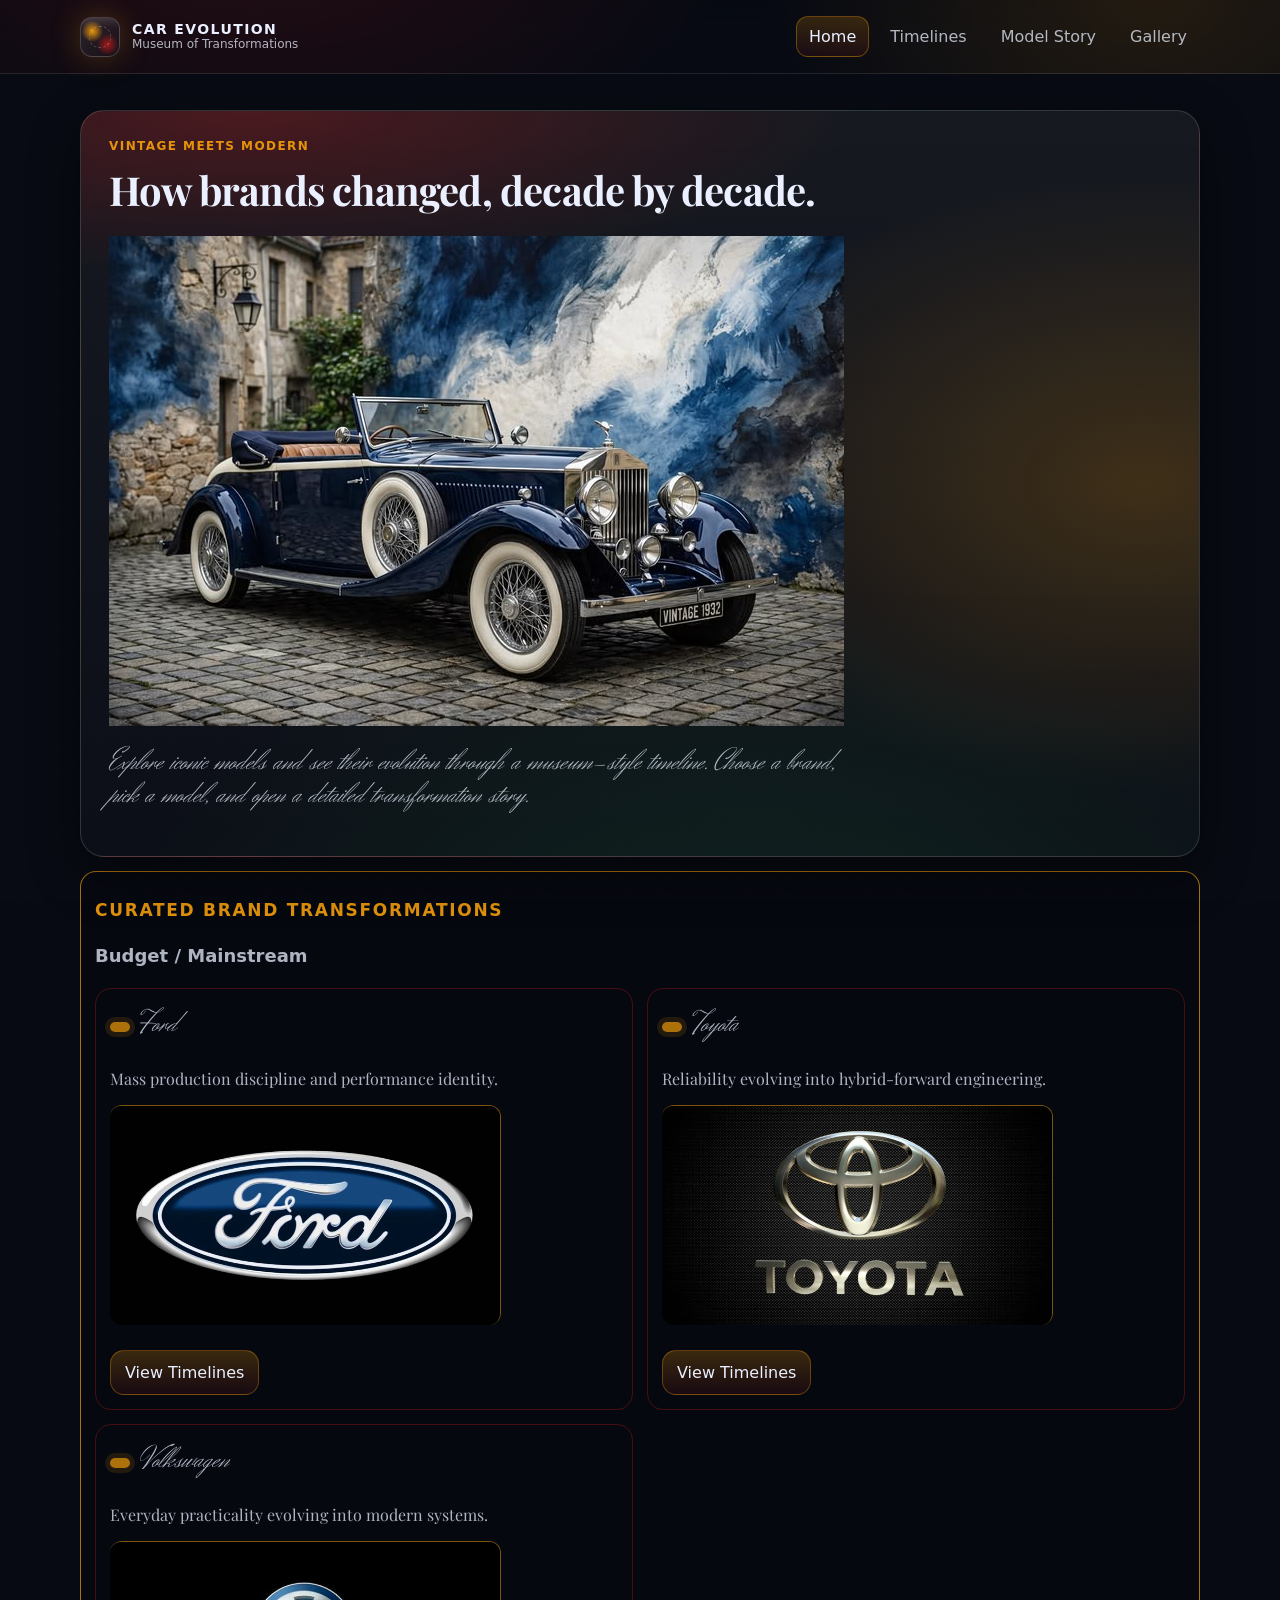
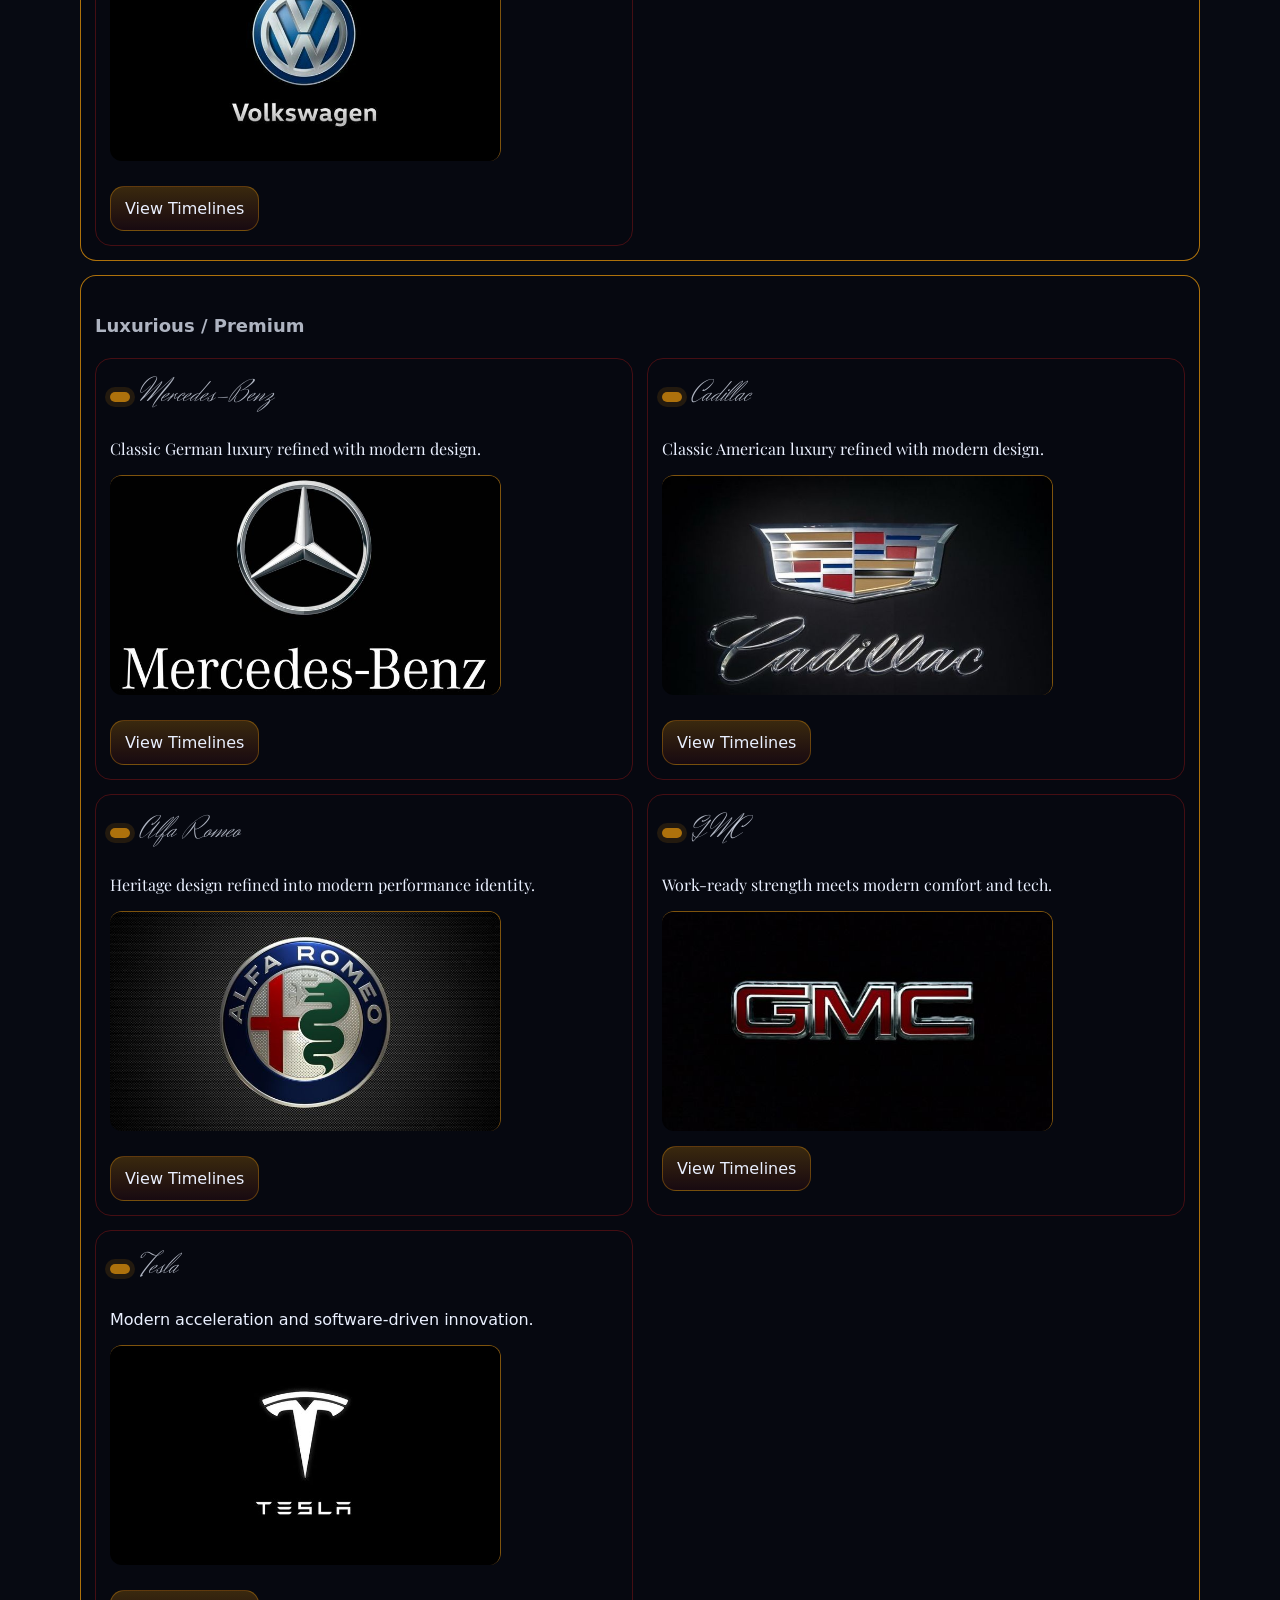
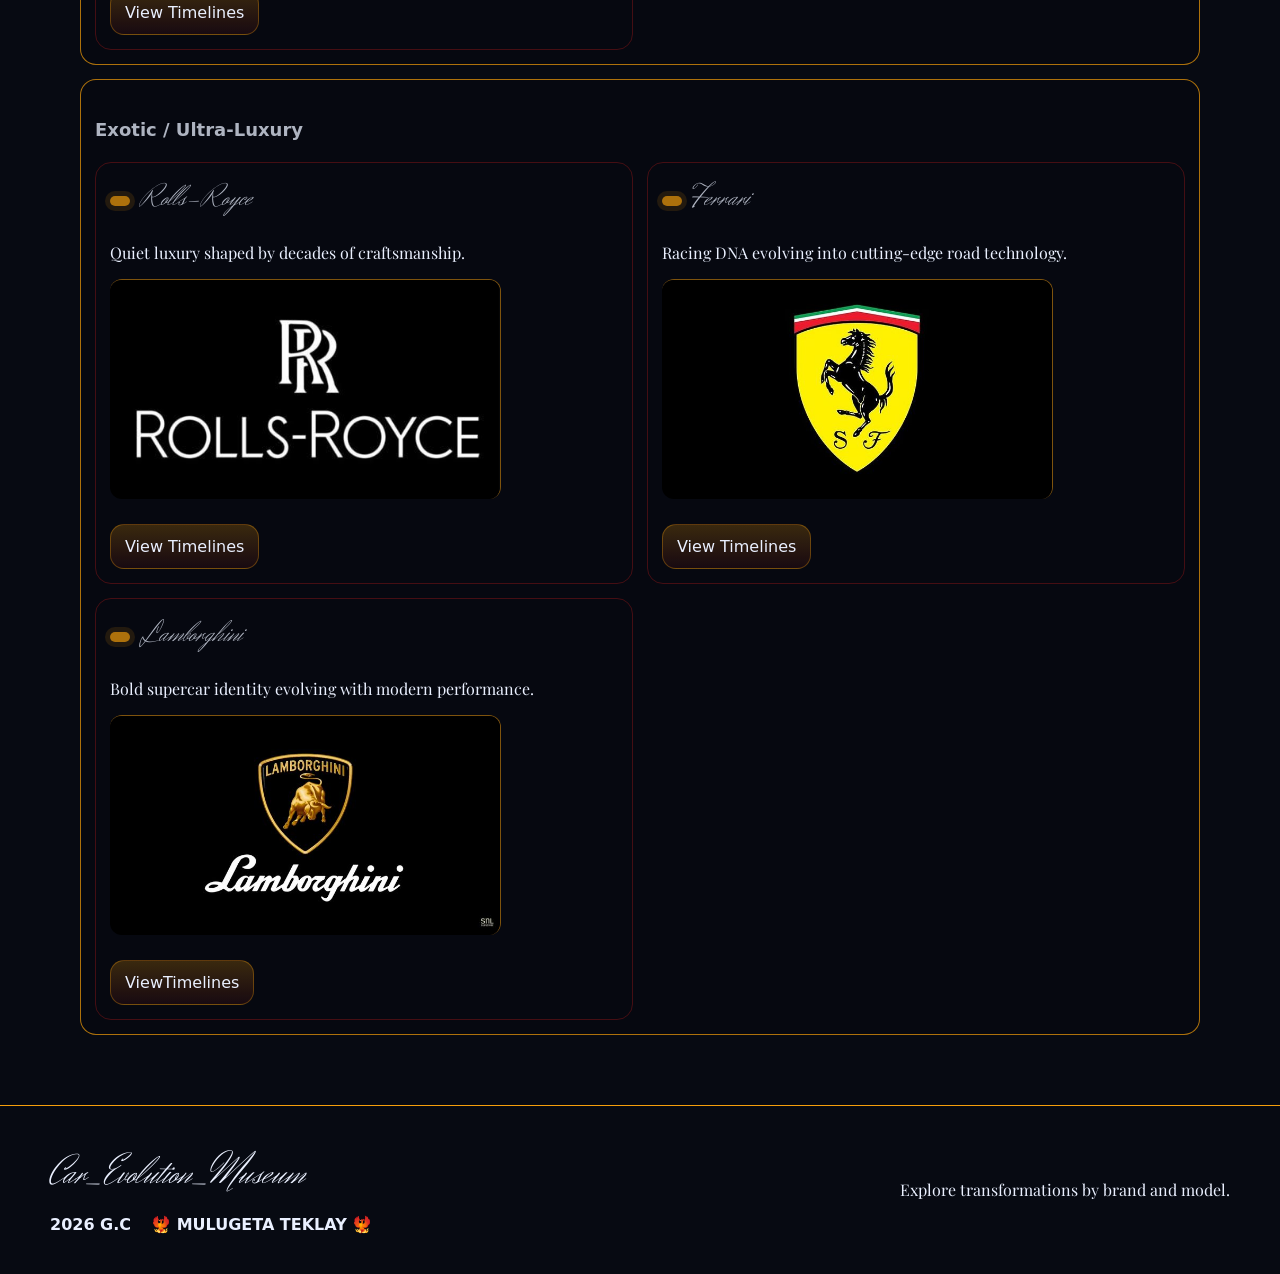
<file: index.html>
<!doctype html>
<html lang="en">
  <head>
    <meta charset="UTF-8" />
    <meta name="viewport" content="width=device-width, initial-scale=1.0" />
    <title>Car_Evolution_Museum | Home</title>
    <link rel="preconnect" href="https://fonts.googleapis.com" />
    <link rel="preconnect" href="https://fonts.gstatic.com" crossorigin />
    <link
      href="https://fonts.googleapis.com/css2?family=Herr+Von+Muellerhoff&family=Inter:ital,opsz,wght@0,14..32,100..900;1,14..32,100..900&family=Playfair+Display:ital,wght@0,400..900;1,400..900&display=swap"
      rel="stylesheet"
    />
    <link rel="stylesheet" href="styles.css" />
  </head>
  <body data-page="home">
    <div class="topbar">
      <div class="container">
        <div class="nav">
          <div class="brandMark">
            <div class="logo"></div>
            <div class="brandText">
              <strong>car evolution</strong>
              <span>Museum of Transformations</span>
            </div>
          </div>
          <div class="navLinks">
            <a href="./index.html" data-page="index.html" class="navLink"
              >Home</a
            >
            <a href="./timeline.html" data-page="timeline.html" class="navLink"
              >Timelines</a
            >
            <a href="./model.html" data-page="model.html" class="navLink"
              >Model Story</a
            >
            <a href="./gallery.html" data-page="gallery.html" class="navLink"
              >Gallery</a
            >
          </div>
        </div>
      </div>
    </div>

    <main>
      <div class="container">
        <div class="hero fadeIn">
          <div class="heroInner">
            <div>
              <div class="kicker">Vintage meets modern</div>
              <h1 class="playfair-display">
                How brands changed, decade by decade.
              </h1>
              <img
                src="./images/center_image/front_image.jpg"
                alt="vintage_car"
              />
              <p class="herr-von-muellerhoff-regular">
                Explore iconic models and see their evolution through a
                museum-style timeline. Choose a brand, pick a model, and open a
                detailed transformation story.
              </p>
            </div>
          </div>
        </div>
      </div>

      <section class="card2 container" style="margin-top: 14px">
        <h2 class="kicker1">curated brand transformations</h2>
        <div style="margin-top: 12px">
          <h2 class="muted"><strong>Budget / Mainstream</strong></h2>
          <div class="grid" style="margin-top: 10px">
            <div class="card1">
              <div class="tick">
                <span class="dot1"></span>
                <h2 class="herr-von-muellerhoff-regular">Ford</h2>
              </div>
              <p class="muted playfair-display">
                Mass production discipline and performance identity.
              </p>

              <img src="./images/logos/ford_logo.jpg" alt="Ford" />

              <a
                class="btn primary"
                style="margin-top: 10px"
                href="./timeline.html"
                >View Timelines</a
              >
            </div>
            <div class="card1">
              <div class="tick">
                <span class="dot1"></span>
                <h2 class="herr-von-muellerhoff-regular">Toyota</h2>
              </div>
              <p class="muted playfair-display">
                Reliability evolving into hybrid-forward engineering.
              </p>

              <img src="./images/logos/toyota_logo.jpg" alt="Toyota" />

              <a
                class="btn primary"
                style="margin-top: 10px"
                href="./timeline.html"
                >View Timelines</a
              >
            </div>
            <div class="card1">
              <div class="tick">
                <span class="dot1"></span>
                <h2 class="herr-von-muellerhoff-regular">Volkswagen</h2>
              </div>
              <p class="muted playfair-display">
                Everyday practicality evolving into modern systems.
              </p>

              <img src="./images/logos/volkswagen_logo.jpg" alt="Volkswagen" />

              <a
                class="btn primary"
                style="margin-top: 10px"
                href="./timelines.html"
                >View Timelines</a
              >
            </div>
          </div>
        </div>
      </section>

      <section class="card2 container" style="margin-top: 14px">
        <h2 class="muted"><strong>Luxurious / Premium</strong></h2>
        <div class="grid" style="margin-top: 10px">
          <div class="card1">
            <div class="tick">
              <span class="dot1"></span>
              <h2 class="herr-von-muellerhoff-regular">Mercedes-Benz</h2>
            </div>
            <p class="playfair-display">
              Classic German luxury refined with modern design.
            </p>

            <img
              src="./images/logos/mercedes_benz_logo.jpg"
              alt="Mercedes-Benz"
            />

            <a
              class="btn primary"
              style="margin-top: 10px"
              href="./timeline.html"
              >View Timelines</a
            >
          </div>
          <div class="card1">
            <div class="tick">
              <span class="dot1"></span>
              <h2 class="herr-von-muellerhoff-regular">Cadillac</h2>
            </div>
            <p class="playfair-display">
              Classic American luxury refined with modern design.
            </p>

            <img src="./images/logos/cadillac_logo.jpg" alt="Cadillac" />

            <a
              class="btn primary"
              style="margin-top: 10px"
              href="./timeline.html"
              >View Timelines</a
            >
          </div>
          <div class="card1">
            <div class="tick">
              <span class="dot1"></span>
              <h2 class="herr-von-muellerhoff-regular">Alfa Romeo</h2>
            </div>
            <p class="playfair-display">
              Heritage design refined into modern performance identity.
            </p>

            <img src="./images/logos/alfa_romeo_logo.jpg" alt="Alfa_Romeo" />

            <a
              class="btn primary"
              style="margin-top: 10px"
              href="./timeline.html"
              >View Timelines</a
            >
          </div>
          <div class="card1">
            <div class="tick">
              <span class="dot1"></span>
              <h2 class="herr-von-muellerhoff-regular">GMC</h2>
            </div>
            <p class="playfair-display">
              Work-ready strength meets modern comfort and tech.
            </p>

            <img src="./images/logos/gmc_logo.jpg" alt="GMC" />

            <a class="btn primary" href="./timeline.html">View Timelines </a>
          </div>
          <div class="card1">
            <div class="tick">
              <span class="dot1"></span>
              <h2 class="herr-von-muellerhoff-regular">Tesla</h2>
            </div>
            <p class="playfairdisplay">
              Modern acceleration and software-driven innovation.
            </p>

            <img src="./images/logos/tesla_logo.jpg" alt="Tesla" />

            <a
              class="btn primary"
              style="margin-top: 10px"
              href="./timeline.html"
              >View Timelines</a
            >
          </div>
        </div>
      </section>

      <section class="card2 container" style="margin-top: 14px">
        <h2 class="muted"><strong>Exotic / Ultra-Luxury</strong></h2>
        <div class="grid" style="margin-top: 10px">
          <div class="card1">
            <div class="tick">
              <span class="dot1"></span>
              <h2 class="herr-von-muellerhoff-regular">Rolls-Royce</h2>
            </div>
            <p class="playfair-display">
              Quiet luxury shaped by decades of craftsmanship.
            </p>

            <img src="./images/logos/rolls_royce_logo.jpg" alt="Rolls-Royce" />

            <a
              class="btn primary"
              style="margin-top: 10px"
              href="./timeline.html"
              >View Timelines</a
            >
          </div>
          <div class="card1">
            <div class="tick">
              <span class="dot1"></span>
              <h2 class="herr-von-muellerhoff-regular">Ferrari</h2>
            </div>
            <p class="playfair-display">
              Racing DNA evolving into cutting-edge road technology.
            </p>

            <img src="./images/logos/Ferrari.jpg" alt="Ferrari" />

            <a
              class="btn primary"
              style="margin-top: 10px"
              href="./timeline.html"
              >View Timelines</a
            >
          </div>
          <div class="card1">
            <div class="tick">
              <span class="dot1"></span>
              <h2 class="herr-von-muellerhoff-regular">Lamborghini</h2>
            </div>
            <p class="playfair-display">
              Bold supercar identity evolving with modern performance.
            </p>

            <img src="./images/logos/lamborghini_logo.jpg" alt="Lamborghini" />

            <a
              class="btn primary"
              style="margin-top: 10px"
              href="./timeline.html"
              >ViewTimelines</a
            >
          </div>
        </div>
      </section>
    </main>

    <footer>
      <div class="footer">
        <div class="footer-left-block">
          <h2 class="herr-von-muellerhoff-regular footer-title">
            Car_Evolution_Museum
          </h2>
          <p class="footer-credits">
            <span>2026 G.C</span>
            <span class="author-tag">🐦‍🔥 MULUGETA TEKLAY 🐦‍🔥</span>
          </p>
        </div>

        <div class="playfair-display footer-tagline">
          Explore transformations by brand and model.
        </div>
      </div>
    </footer>
  </body>
</html>
</file>
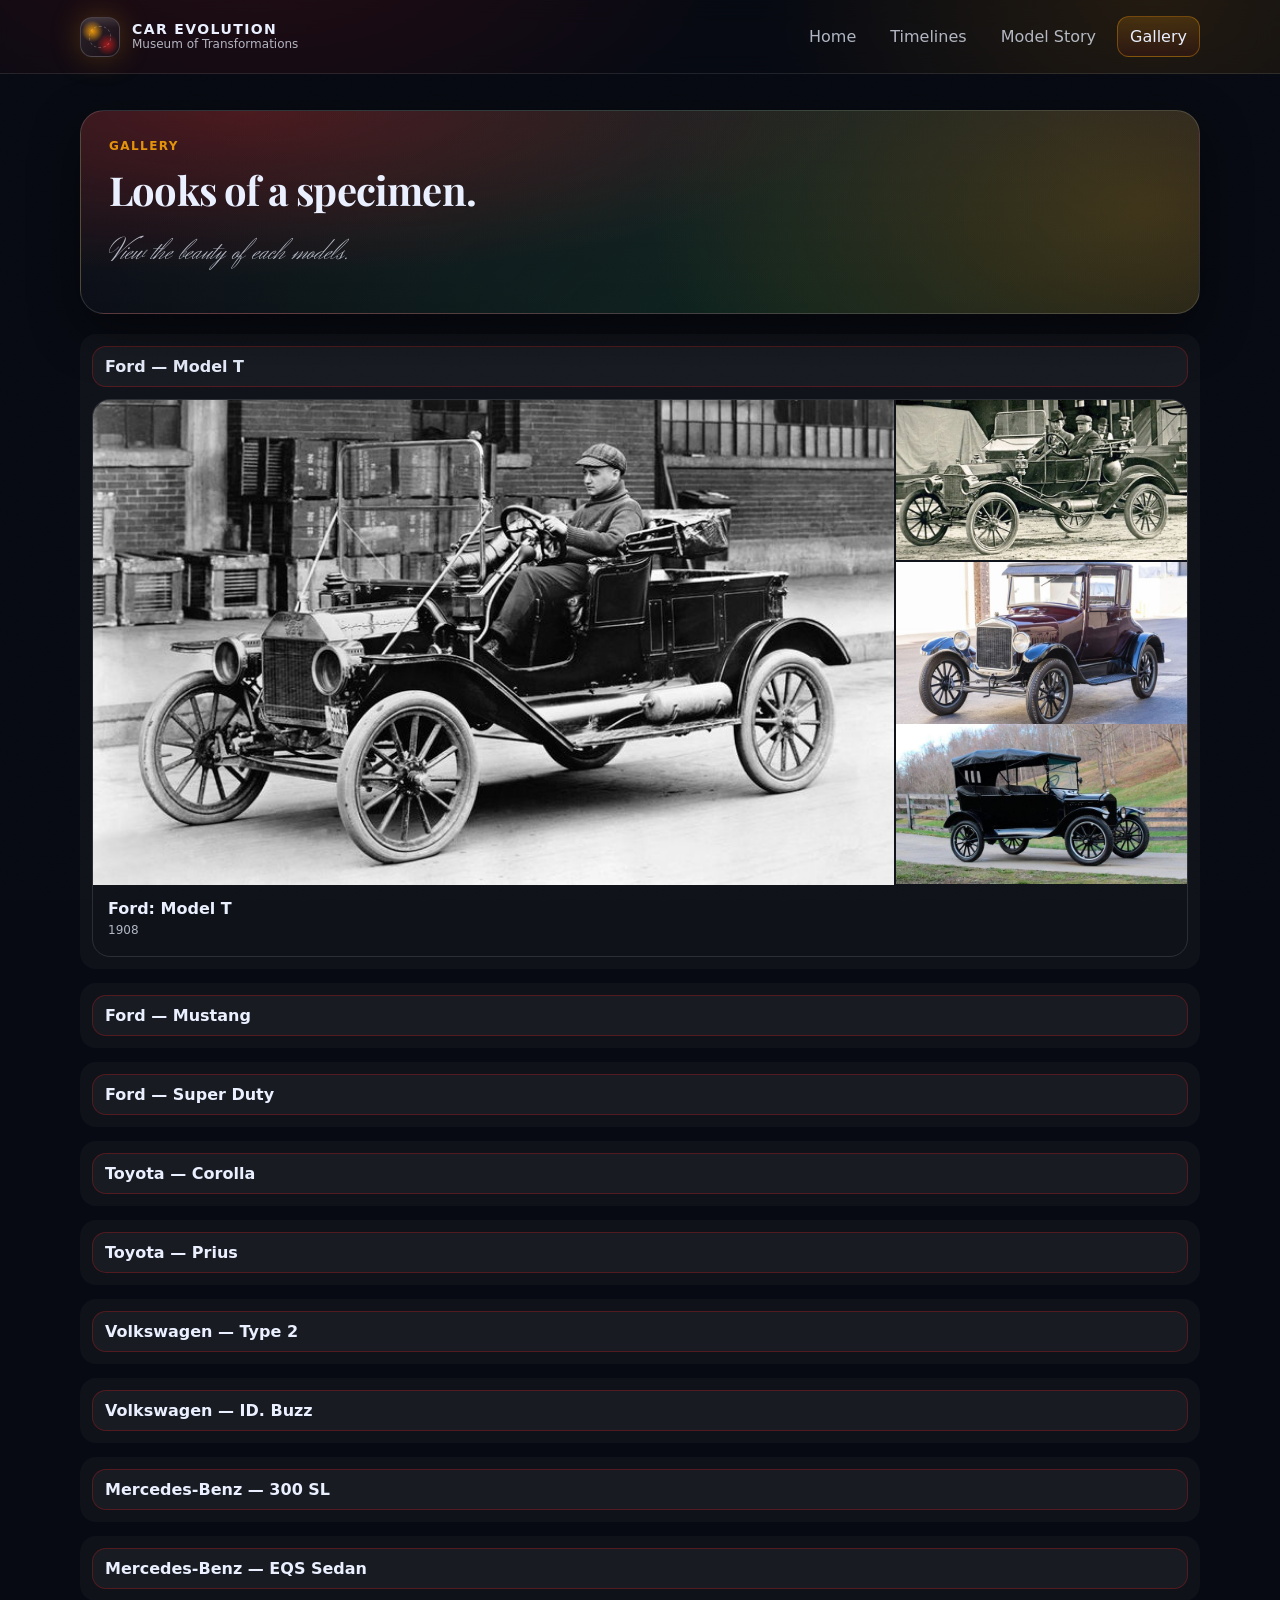
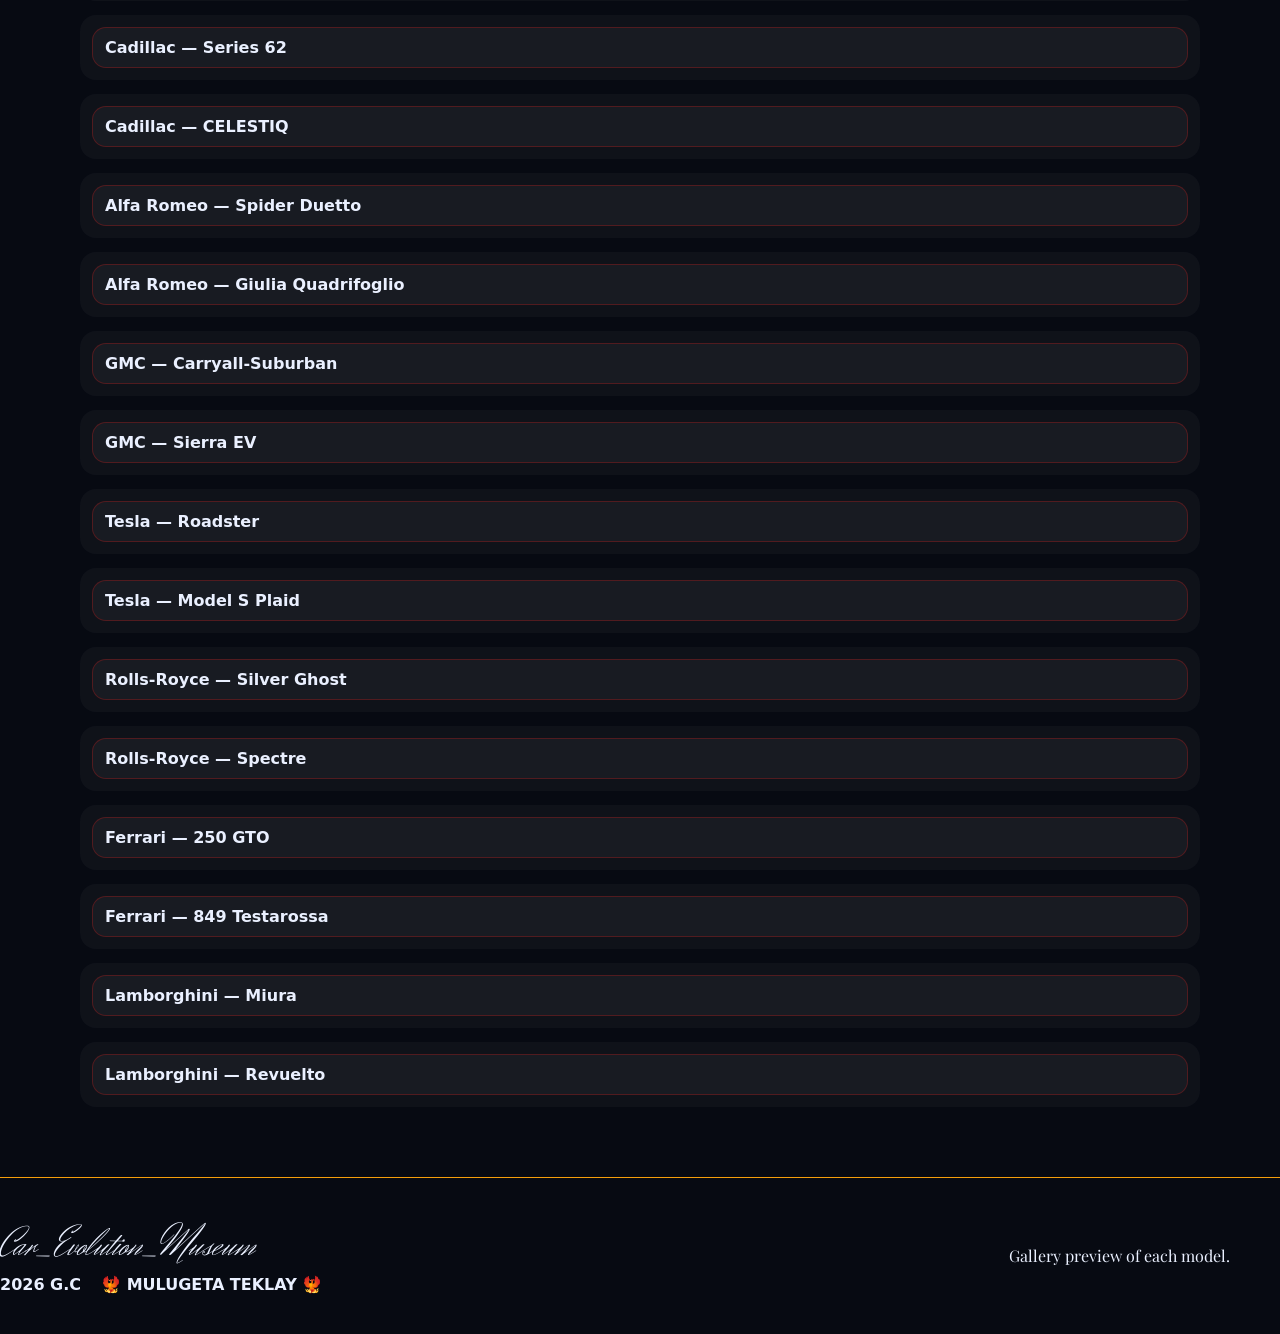
<file: gallery.html>
<!doctype html>
<html lang="en">
  <head>
    <meta charset="UTF-8" />
    <meta name="viewport" content="width=device-width, initial-scale=1.0" />
    <title>Car_Evolution_Museum | Gallery</title>
    <link rel="preconnect" href="https://fonts.googleapis.com" />
    <link rel="preconnect" href="https://fonts.gstatic.com" crossorigin />
    <link
      href="https://fonts.googleapis.com/css2?family=Herr+Von+Muellerhoff&family=Inter:ital,opsz,wght@0,14..32,100..900;1,14..32,100..900&family=Playfair+Display:ital,wght@0,400..900;1,400..900&display=swap"
      rel="stylesheet"
    />
    <link rel="stylesheet" href="./styles.css" />
  </head>
  <body data-page="gallery">
    <div class="topbar">
      <div class="container">
        <div class="nav">
          <div class="brandMark">
            <div class="logo"></div>
            <div class="brandText">
              <strong>car evolution</strong>
              <span>Museum of Transformations</span>
            </div>
          </div>
          <div class="navLinks">
            <a href="./index.html" data-page="index.html" class="navLink"
              >Home</a
            >
            <a href="./timeline.html" data-page="timeline.html" class="navLink"
              >Timelines</a
            >
            <a href="./model.html" data-page="model.html" class="navLink"
              >Model Story</a
            >
            <a href="./gallery.html" data-page="gallery.html" class="navLink"
              >Gallery</a
            >
          </div>
        </div>
      </div>
    </div>

    <main>
      <div class="container">
        <div class="hero fadeIn">
          <div class="heroInner">
            <div class="kicker">Gallery</div>
            <h1 class="playfair-display">Looks of a specimen.</h1>
            <p class="herr-von-muellerhoff-regular">
              View the beauty of each models.
            </p>
          </div>
        </div>
      </div>

      <section style="margin-top: 20px">
        <div class="container">
          <div class="pickStack">
            <div class="pickBlock">
              <input
                class="pickRadio"
                type="radio"
                name="pick"
                id="p1"
                checked
              />
              <label class="pickLabel card3" for="p1">Ford — Model T</label>
              <div class="poster">
                <div class="posterTop">
                  <img
                    src="images/modelt/modelt.jpg"
                    alt="Model_T"
                    class="img1"
                  />
                  <img
                    src="images/modelt/modelt_1.jpg"
                    alt="Model_T"
                    class="img2"
                  />
                  <img
                    src="images/modelt/modelt_2.jpg"
                    alt="Model_T"
                    class="img3"
                  />
                  <img
                    src="images/modelt/modelt_3.jpg"
                    alt="Model_T"
                    class="img4"
                  />
                </div>
                <div class="posterMeta">
                  <strong>Ford: Model T</strong>
                  <span>1908</span>
                </div>
              </div>
            </div>

            <div class="pickBlock">
              <input class="pickRadio" type="radio" name="pick" id="p2" />
              <label for="p2" class="pickLabel card3">Ford — Mustang</label>
              <div class="poster">
                <div class="posterTop">
                  <img
                    src="images/mustang/mustang.jpg"
                    alt="Mustang"
                    class="img1"
                  />
                  <img
                    src="images/mustang/mustang2.jpg"
                    alt="Mustang"
                    class="img2"
                  />
                  <img
                    src="images/mustang/mustang3.jpg"
                    alt="Mustang"
                    class="img3"
                  />
                  <img
                    src="images/mustang/mustang4.jpg"
                    alt="Mustang"
                    class="img4"
                  />
                </div>
                <div class="posterMeta">
                  <strong>Ford: Mustang</strong>
                  <span>1964</span>
                </div>
              </div>
            </div>

            <div class="pickBlock">
              <input class="pickRadio" type="radio" name="pick" id="p3" />
              <label for="p3" class="pickLabel card3">Ford — Super Duty</label>
              <div class="poster">
                <div class="posterTop">
                  <img
                    src="images/superduty/super_duty.jpg"
                    alt="Super Duty"
                    class="img1"
                  />
                  <img
                    src="images/superduty/super_duty1.jpg"
                    alt="Super Duty"
                    class="img2"
                  />
                  <img
                    src="images/superduty/super_duty2.jpg"
                    alt="Super Duty"
                    class="img3"
                  />
                  <img
                    src="images/superduty/super_duty3.jpg"
                    alt="Super Duty"
                    class="img4"
                  />
                </div>
                <div class="posterMeta">
                  <strong>Ford: Super Duty</strong>
                  <span>2026</span>
                </div>
              </div>
            </div>

            <div class="pickBlock">
              <input class="pickRadio" type="radio" name="pick" id="p4" />
              <label for="p4" class="pickLabel card3">Toyota — Corolla</label>
              <div class="poster">
                <div class="posterTop">
                  <img
                    src="images/corolla/corolla.jpg"
                    alt="Corolla"
                    class="img1"
                  />
                  <img
                    src="images/corolla/corolla1.jpg"
                    alt="Corolla"
                    class="img2"
                  />
                  <img
                    src="images/corolla/corolla2.jpg"
                    alt="Corolla"
                    class="img3"
                  />
                  <img
                    src="images/corolla/corolla3.jpg"
                    alt="Corolla"
                    class="img4"
                  />
                </div>
                <div class="posterMeta">
                  <strong>Toyota: Corolla</strong>
                  <span>1974</span>
                </div>
              </div>
            </div>

            <div class="pickBlock">
              <input class="pickRadio" type="radio" name="pick" id="p5" />
              <label for="p5" class="pickLabel card3">Toyota — Prius</label>
              <div class="poster">
                <div class="posterTop">
                  <img src="images/prius/prius.jpg" alt="Prius" class="img1" />
                  <img src="images/prius/prius1.jpg" alt="Prius" class="img2" />
                  <img src="images/prius/prius2.jpg" alt="Prius" class="img3" />
                  <img src="images/prius/prius3.jpg" alt="Prius" class="img4" />
                </div>
                <div class="posterMeta">
                  <strong>Toyota: Prius</strong>
                  <span>2026</span>
                </div>
              </div>
            </div>

            <div class="pickBlock">
              <input class="pickRadio" type="radio" name="pick" id="p6" />
              <label for="p6" class="pickLabel card3"
                >Volkswagen — Type 2</label
              >
              <div class="poster">
                <div class="posterTop">
                  <img src="images/type2/type2.jpg" alt="Type 2" class="img1" />
                  <img
                    src="images/type2/type2_1.jpg"
                    alt="Type 2"
                    class="img2"
                  />
                  <img
                    src="images/type2/type2_2.jpg"
                    alt="Type 2"
                    class="img3"
                  />
                  <img
                    src="images/type2/type2_3.jpg"
                    alt="Type 2"
                    class="img4"
                  />
                </div>
                <div class="posterMeta">
                  <strong>Volkswagen: Type 2</strong>
                  <span>1967</span>
                </div>
              </div>
            </div>

            <div class="pickBlock">
              <input class="pickRadio" type="radio" name="pick" id="p7" />
              <label for="p7" class="pickLabel card3"
                >Volkswagen — ID. Buzz</label
              >
              <div class="poster">
                <div class="posterTop">
                  <img
                    src="images/id_buzz/id_buzz.jpg"
                    alt="ID. Buzz"
                    class="img1"
                  />
                  <img
                    src="images/id_buzz/id_buzz1.jpg"
                    alt="ID. Buzz"
                    class="img2"
                  />
                  <img
                    src="images/id_buzz/id_buzz2.jpg"
                    alt="ID. Buzz"
                    class="img3"
                  />
                  <img
                    src="images/id_buzz/id_buzz3.jpg"
                    alt="ID. Buzz"
                    class="img4"
                  />
                </div>
                <div class="posterMeta">
                  <strong>Volkswagen: ID. Buzz</strong>
                  <span>2024</span>
                </div>
              </div>
            </div>

            <div class="pickBlock">
              <input class="pickRadio" type="radio" name="pick" id="p8" />
              <label for="p8" class="pickLabel card3"
                >Mercedes-Benz — 300 SL</label
              >
              <div class="poster">
                <div class="posterTop">
                  <img
                    src="images/300_sl/300_sl.jpg"
                    alt="300_SL"
                    class="img1"
                  />
                  <img
                    src="images/300_sl/300_sl1.jpg"
                    alt="300_SL"
                    class="img2"
                  />
                  <img
                    src="images/300_sl/300_sl2.jpg"
                    alt="300_SL"
                    class="img3"
                  />
                  <img
                    src="images/300_sl/300_sl3.jpg"
                    alt="300_SL"
                    class="img4"
                  />
                </div>
                <div class="posterMeta">
                  <strong>Mercedes-Benz: 300 SL</strong>
                  <span>1954</span>
                </div>
              </div>
            </div>

            <div class="pickBlock">
              <input class="pickRadio" type="radio" name="pick" id="p9" />
              <label for="p9" class="pickLabel card3"
                >Mercedes-Benz — EQS Sedan</label
              >
              <div class="poster">
                <div class="posterTop">
                  <img
                    src="images/eqx_sedan/eqx_sedan.jpg"
                    alt="EQX Sedan"
                    class="img1"
                  />
                  <img
                    src="images/eqx_sedan/eqs_sedan1.jpg"
                    alt="EQX Sedan"
                    class="img2"
                  />
                  <img
                    src="images/eqx_sedan/eqx_sedan2.jpg"
                    alt="EQX Sedan"
                    class="img3"
                  />
                  <img
                    src="images/eqx_sedan/eqx_sedan3.jpg"
                    alt="EQX Sedan"
                    class="img4"
                  />
                </div>
                <div class="posterMeta">
                  <strong>Mercedes-Benz: EQS Sedan</strong>
                  <span>2026</span>
                </div>
              </div>
            </div>

            <div class="pickBlock">
              <input class="pickRadio" type="radio" name="pick" id="10" />
              <label for="10" class="pickLabel card3"
                >Cadillac — Series 62</label
              >
              <div class="poster">
                <div class="posterTop">
                  <img
                    src="images/series_62/series62.jpg"
                    alt="Series 62"
                    class="img1"
                  />
                  <img
                    src="images/series_62/series62_1.jpg"
                    alt="Series 62"
                    class="img2"
                  />
                  <img
                    src="images/series_62/series62_2.jpg"
                    alt="Series 62"
                    class="img3"
                  />
                  <img
                    src="images/series_62/series62_3.jpg"
                    alt="Series 62"
                    class="img4"
                  />
                </div>
                <div class="posterMeta">
                  <strong>Cadillac: Series 62</strong>
                  <span>1941</span>
                </div>
              </div>
            </div>

            <div class="pickBlock">
              <input class="pickRadio" type="radio" name="pick" id="11" />
              <label for="11" class="pickLabel card3"
                >Cadillac — CELESTIQ</label
              >
              <div class="poster">
                <div class="posterTop">
                  <img
                    src="images/celestiq/celestiq.jpg"
                    alt="CELESTIQ"
                    class="img1"
                  />
                  <img
                    src="images/celestiq/celestiq_1.jpg"
                    alt="CELESTIQ"
                    class="img2"
                  />
                  <img
                    src="images/celestiq/celestiq_2.jpg"
                    alt="CELESTIQ"
                    class="img3"
                  />
                  <img
                    src="images/celestiq/celestiq_3.jpg"
                    alt="CELESTIQ"
                    class="img4"
                  />
                </div>
                <div class="posterMeta">
                  <strong>Cadillac: CELESTIQ</strong>
                  <span>2024</span>
                </div>
              </div>
            </div>

            <div class="pickBlock">
              <input class="pickRadio" type="radio" name="pick" id="12" />
              <label class="pickLabel card3" for="12"
                >Alfa Romeo — Spider Duetto</label
              >
              <div class="poster">
                <div class="posterTop">
                  <img
                    src="images/spider_duetto/spider_duetto.jpg"
                    alt="Spider Duetto"
                    class="img1"
                  />
                  <img
                    src="images/spider_duetto/spider_duetto1.jpg"
                    alt="Spider Duetto"
                    class="img2"
                  />
                  <img
                    src="images/spider_duetto/spider_duetto2.jpg"
                    alt="Spider Duetto"
                    class="img3"
                  />
                  <img
                    src="images/spider_duetto/spider_duetto3.jpg"
                    alt="Spider Duetto"
                    class="img4"
                  />
                </div>
                <div class="posterMeta">
                  <strong>Alfa Romeo: Spider Duetto</strong>
                  <span>1966</span>
                </div>
              </div>
            </div>

            <div class="pickBlock">
              <input class="pickRadio" type="radio" name="pick" id="13" />
              <label class="pickLabel card3" for="13"
                >Alfa Romeo — Giulia Quadrifoglio</label
              >
              <div class="poster">
                <div class="posterTop">
                  <img
                    src="images/giulia_uadrifoglio/giulia_quadrifoglio.jpg"
                    alt="Giulia Quadrifoglio"
                    class="img1"
                  />
                  <img
                    src="images/giulia_uadrifoglio/giulia_quadrifoglio1.jpg"
                    alt="Giulia Quadrifoglio"
                    class="img2"
                  />
                  <img
                    src="images/giulia_uadrifoglio/giulia_quadrifoglio2.jpg"
                    alt="Giulia Quadrifoglio"
                    class="img3"
                  />
                  <img
                    src="images/giulia_uadrifoglio/giulia_quadrifoglio3.jpg"
                    alt="Giulia Quadrifoglio"
                    class="img4"
                  />
                </div>
                <div class="posterMeta">
                  <strong>Alfa Romeo: Giulia Quadrifoglio</strong>
                  <span>2026</span>
                </div>
              </div>
            </div>

            <div class="pickBlock">
              <input class="pickRadio" type="radio" name="pick" id="14" />
              <label class="pickLabel card3" for="14"
                >GMC — Carryall-Suburban</label
              >
              <div class="poster">
                <div class="posterTop">
                  <img
                    src="images/carryall_suburban/carryall_suburban.jpg"
                    alt="Carryall-Suburban"
                    class="img1"
                  />
                  <img
                    src="images/carryall_suburban/carryall_suburban1.jpg"
                    alt="Carryall-Suburban"
                    class="img2"
                  />
                  <img
                    src="images/carryall_suburban/carryall_suburban2.jpg"
                    alt="Carryall-Suburban"
                    class="img3"
                  />
                  <img
                    src="images/carryall_suburban/carryall_suburban3.jpg"
                    alt="Carryall-Suburban"
                    class="img4"
                  />
                </div>
                <div class="posterMeta">
                  <strong>GMC: Carryall-Suburban</strong>
                  <span>1935</span>
                </div>
              </div>
            </div>

            <div class="pickBlock">
              <input class="pickRadio" type="radio" name="pick" id="15" />
              <label class="pickLabel card3" for="15">GMC — Sierra EV</label>
              <div class="poster">
                <div class="posterTop">
                  <img
                    src="images/sierra_ev/sierra_ev.jpg"
                    alt="Sierra EV"
                    class="img1"
                  />
                  <img
                    src="images/sierra_ev/sierra_ev1.jpg"
                    alt="Sierra EV"
                    class="img2"
                  />
                  <img
                    src="images/sierra_ev/sierra_ev2.jpg"
                    alt="Sierra EV"
                    class="img3"
                  />
                  <img
                    src="images/sierra_ev/sierra_ev3.jpg"
                    alt="Sierra EV"
                    class="img4"
                  />
                </div>
                <div class="posterMeta">
                  <strong>GMC: Sierra EV</strong>
                  <span>2026</span>
                </div>
              </div>
            </div>

            <div class="pickBlock">
              <input class="pickRadio" type="radio" name="pick" id="16" />
              <label class="pickLabel card3" for="16">Tesla — Roadster</label>
              <div class="poster">
                <div class="posterTop">
                  <img
                    src="images/roadster/roadster.jpg"
                    alt="Roadster"
                    class="img1"
                  />
                  <img
                    src="images/roadster/roadster1.jpg"
                    alt="Roadster"
                    class="img2"
                  />
                  <img
                    src="images/roadster/roadster2.jpg"
                    alt="Roadster"
                    class="img3"
                  />
                  <img
                    src="images/roadster/roadster3.jpg"
                    alt="Roadster"
                    class="img4"
                  />
                </div>
                <div class="posterMeta">
                  <strong>Tesla: Roadster</strong>
                  <span>2008</span>
                </div>
              </div>
            </div>

            <div class="pickBlock">
              <input class="pickRadio" type="radio" name="pick" id="17" />
              <label class="pickLabel card3" for="17"
                >Tesla — Model S Plaid</label
              >
              <div class="poster">
                <div class="posterTop">
                  <img
                    src="images/model_s_plaid/model_s_plaid.jpg"
                    alt="Model S Plaid"
                    class="img1"
                  />
                  <img
                    src="images/model_s_plaid/model_s_plaid1.jpg"
                    alt="Model S Plaid"
                    class="img2"
                  />
                  <img
                    src="images/model_s_plaid/model_s_plaid2.jpg"
                    alt="Model S Plaid"
                    class="img3"
                  />
                  <img
                    src="images/model_s_plaid/model_s_plaid3.jpg"
                    alt="Model S Plaid"
                    class="img4"
                  />
                </div>
                <div class="posterMeta">
                  <strong>Tesla: Model S Plaid</strong>
                  <span>2026</span>
                </div>
              </div>
            </div>

            <div class="pickBlock">
              <input class="pickRadio" type="radio" name="pick" id="18" />
              <label class="pickLabel card3" for="18"
                >Rolls-Royce — Silver Ghost</label
              >
              <div class="poster">
                <div class="posterTop">
                  <img
                    src="images/silver_ghost/silver_ghost.jpg"
                    alt="Silver Ghost"
                    class="img1"
                  />
                  <img
                    src="images/silver_ghost/silver_ghost1.jpg"
                    alt="Silver Ghost"
                    class="img2"
                  />
                  <img
                    src="images/silver_ghost/silver_ghost3.jpg"
                    alt="Silver Ghost"
                    class="img3"
                  />
                  <img
                    src="images/silver_ghost/silver_ghost4.jpg"
                    alt="Silver Ghost"
                    class="img4"
                  />
                </div>
                <div class="posterMeta">
                  <strong>Rolls-Royce: Silver Ghost</strong>
                  <span>1906</span>
                </div>
              </div>
            </div>

            <div class="pickBlock">
              <input class="pickRadio" type="radio" name="pick" id="19" />
              <label class="pickLabel card3" for="19"
                >Rolls-Royce — Spectre</label
              >
              <div class="poster">
                <div class="posterTop">
                  <img
                    src="images/spectre/spectre.jpg"
                    alt="Spectre"
                    class="img1"
                  />
                  <img
                    src="images/spectre/spectre1.jpg"
                    alt="Spectre"
                    class="img2"
                  />
                  <img
                    src="images/spectre/spectre2.jpg"
                    alt="Spectre"
                    class="img3"
                  />
                  <img
                    src="images/spectre/spectre3.jpg"
                    alt="Spectre"
                    class="img4"
                  />
                </div>
                <div class="posterMeta">
                  <strong>Rolls-Royce: Spectre</strong>
                  <span>2026</span>
                </div>
              </div>
            </div>

            <div class="pickBlock">
              <input class="pickRadio" type="radio" name="pick" id="20" />
              <label class="pickLabel card3" for="20">Ferrari — 250 GTO</label>
              <div class="poster">
                <div class="posterTop">
                  <img
                    src="images/250_gto/250_gto.jpg"
                    alt="250 GTO"
                    class="img1"
                  />
                  <img
                    src="images/250_gto/250_gto1.jpg"
                    alt="250 GTO"
                    class="img2"
                  />
                  <img
                    src="images/250_gto/250_gto2.jpg"
                    alt="250 GTO"
                    class="img3"
                  />
                  <img
                    src="images/250_gto/250_gto3.jpg"
                    alt="250 GTO"
                    class="img4"
                  />
                </div>
                <div class="posterMeta">
                  <strong>Ferrari: 250 GTO</strong>
                  <span>1962</span>
                </div>
              </div>
            </div>

            <div class="pickBlock">
              <input class="pickRadio" type="radio" name="pick" id="21" />
              <label class="pickLabel card3" for="21"
                >Ferrari — 849 Testarossa</label
              >
              <div class="poster">
                <div class="posterTop">
                  <img
                    src="images/849_testarossa/849_testarossa.jpg"
                    alt="849 Testarossa"
                    class="img1"
                  />
                  <img
                    src="images/849_testarossa/849_testarossa1.jpg"
                    alt="849 Testarossa"
                    class="img2"
                  />
                  <img
                    src="images/849_testarossa/849_testarossa2.jpg"
                    alt="849 Testarossa"
                    class="img3"
                  />
                  <img
                    src="images/849_testarossa/849_testarossa3.jpg"
                    alt="849 Testarossa"
                    class="img4"
                  />
                </div>
                <div class="posterMeta">
                  <strong>Ferrari: 849 Testarossa</strong>
                  <span>2026</span>
                </div>
              </div>
            </div>

            <div class="pickBlock">
              <input class="pickRadio" type="radio" name="pick" id="22" />
              <label class="pickLabel card3" for="22"
                >Lamborghini — Miura</label
              >
              <div class="poster">
                <div class="posterTop">
                  <img src="images/miura/miura.jpg" alt="Miura" class="img1" />
                  <img src="images/miura/miura1.jpg" alt="Miura" class="img2" />
                  <img src="images/miura/miura2.jpg" alt="Miura" class="img3" />
                  <img src="images/miura/miura3.jpg" alt="Miura" class="img4" />
                </div>
                <div class="posterMeta">
                  <strong>Rolls-Royce: Silver Ghost</strong>
                  <span>1906</span>
                </div>
              </div>
            </div>

            <div class="pickBlock">
              <input class="pickRadio" type="radio" name="pick" id="23" />
              <label class="pickLabel card3" for="23"
                >Lamborghini — Revuelto</label
              >
              <div class="poster">
                <div class="posterTop">
                  <img
                    src="images/revuelto/revuelto.jpg"
                    alt="Revuelto"
                    class="img1"
                  />
                  <img
                    src="images/revuelto/revuelto1.jpg"
                    alt="Revuelto"
                    class="img2"
                  />
                  <img
                    src="images/revuelto/revuelto2.jpg"
                    alt="Revuelto"
                    class="img3"
                  />
                  <img
                    src="images/revuelto/revuelto3.jpg"
                    alt="Revuelto"
                    class="img4"
                  />
                </div>
                <div class="posterMeta">
                  <strong>Lamborghini: Revuelto</strong>
                  <span>2026</span>
                </div>
              </div>
            </div>
          </div>
        </div>
      </section>
    </main>

    <footer>
      <div class="footer">
        <div class="footer-left-blocK">
          <h2 class="herr-von-muellerhoff-regular footer-title">
            Car_Evolution_Museum
          </h2>
          <p class="footer-credits">
            <span>2026 G.C</span>
            <span class="author-tag">🐦‍🔥 MULUGETA TEKLAY 🐦‍🔥</span>
          </p>
        </div>

        <div class="playfair-display footer-tagline">
          Gallery preview of each model.
        </div>
      </div>
    </footer>
  </body>
</html>
</file>
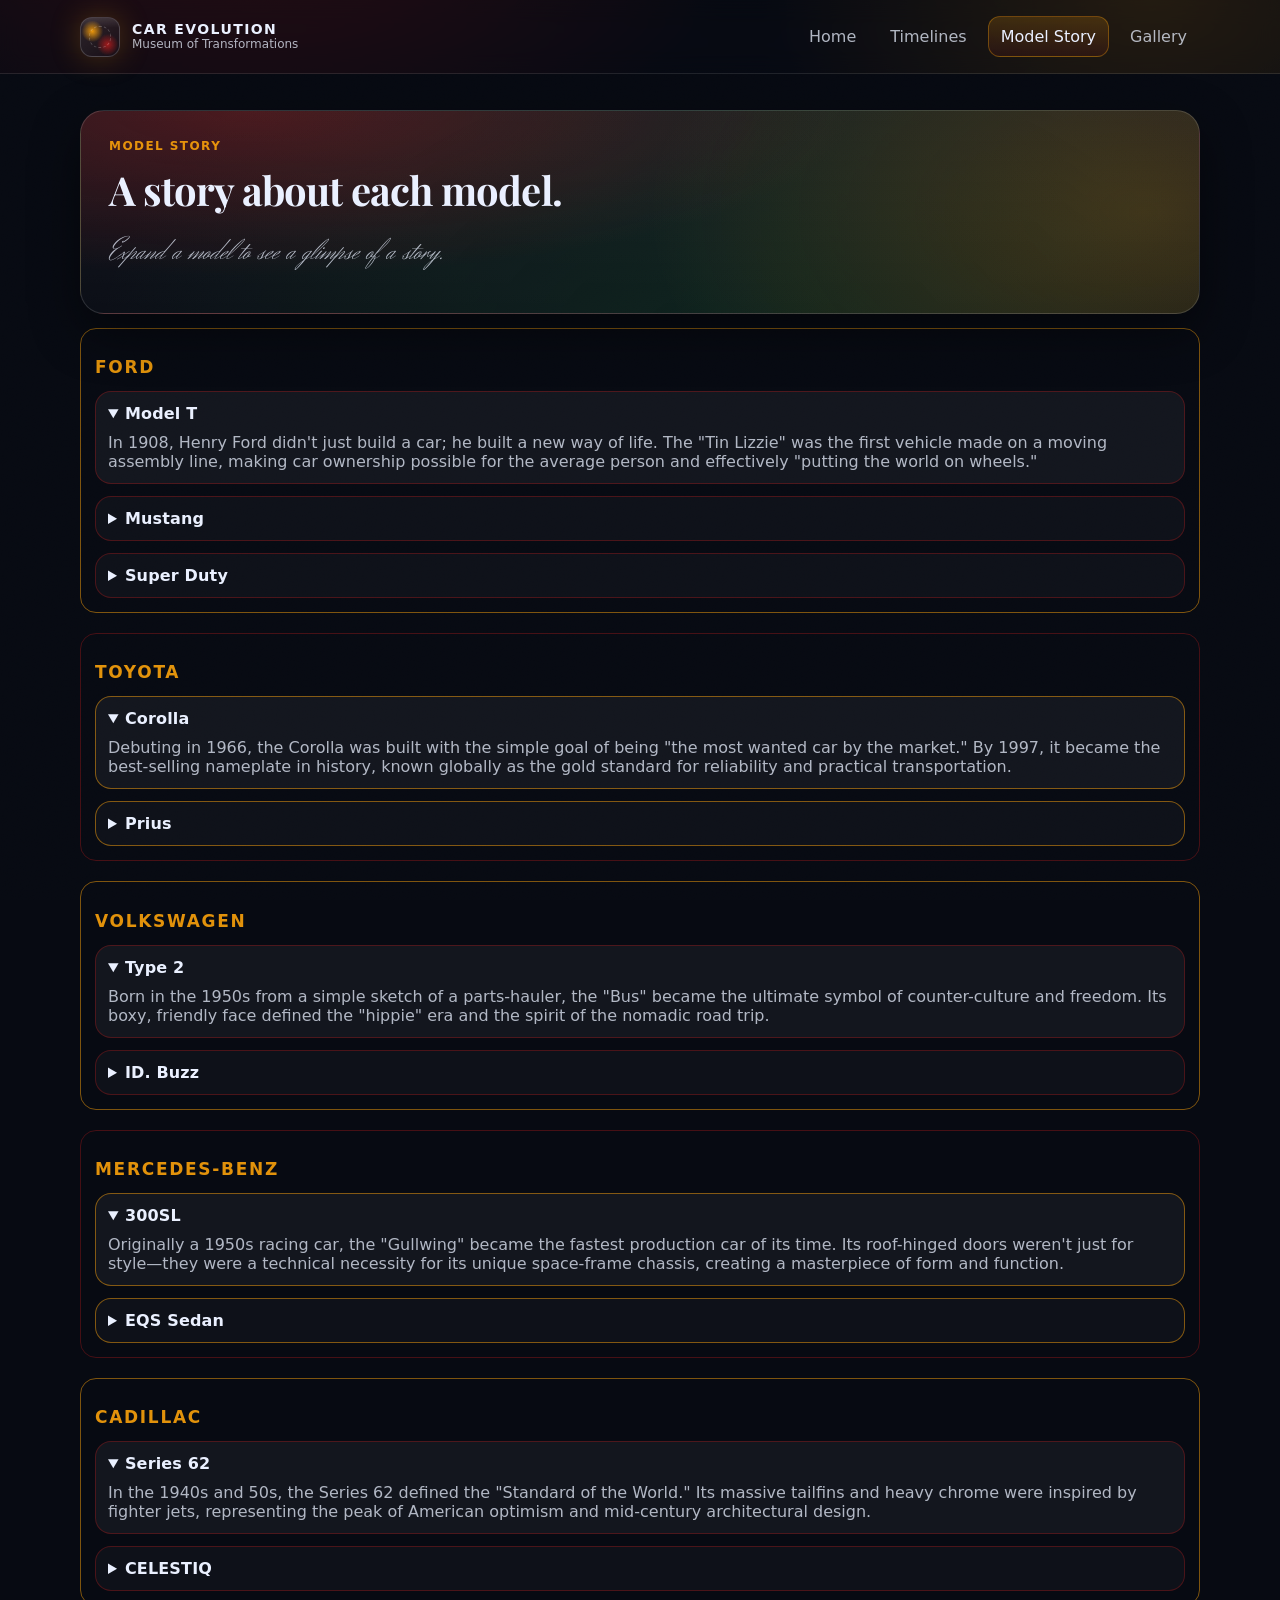
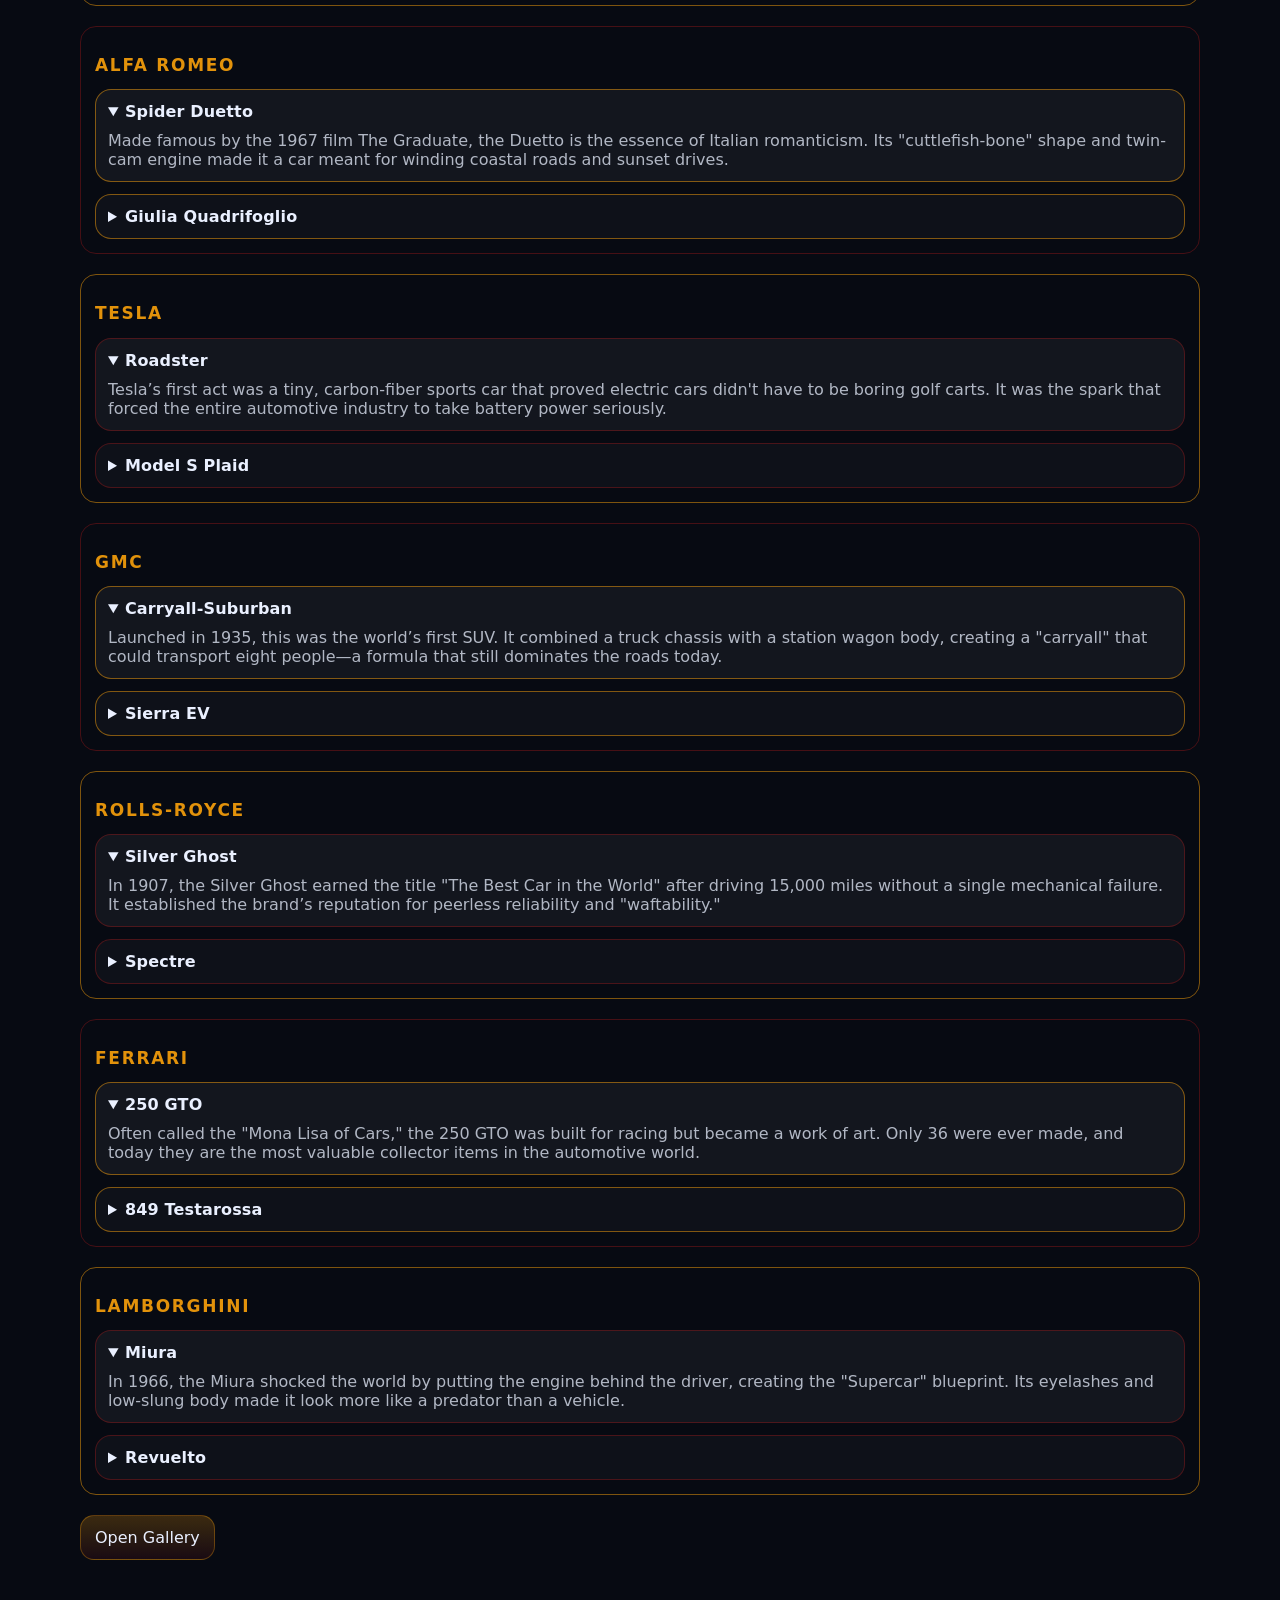
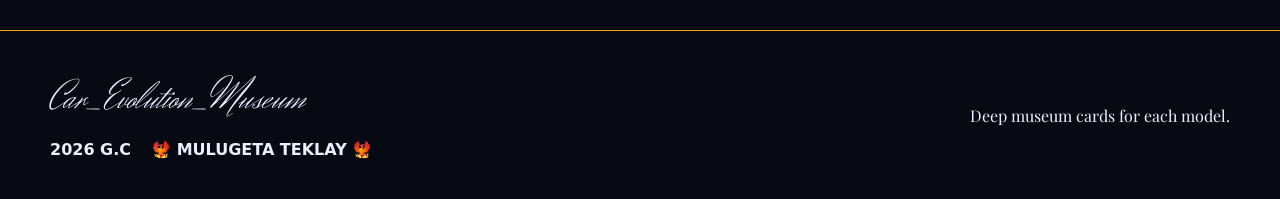
<file: model.html>
<!doctype html>
<html lang="en">
  <head>
    <meta charset="UTF-8" />
    <meta name="viewport" content="width=device-width, initial-scale=1.0" />
    <title>Car_Evolution_Museum | Model Story</title>
    <link rel="preconnect" href="https://fonts.googleapis.com" />
    <link rel="preconnect" href="https://fonts.gstatic.com" crossorigin />
    <link
      href="https://fonts.googleapis.com/css2?family=Herr+Von+Muellerhoff&family=Inter:ital,opsz,wght@0,14..32,100..900;1,14..32,100..900&family=Playfair+Display:ital,wght@0,400..900;1,400..900&display=swap"
      rel="stylesheet"
    />
    <link rel="stylesheet" href="./styles.css" />
  </head>
  <body data-page="model">
    <div class="topbar">
      <div class="container">
        <div class="nav">
          <div class="brandMark">
            <div class="logo"></div>
            <div class="brandText">
              <strong>Car Evolution</strong>
              <span>Museum of Transformations</span>
            </div>
          </div>
          <div class="navLinks">
            <a href="./index.html" data-page="index.html" class="navLink"
              >Home</a
            >
            <a href="./timeline.html" data-page="timeline.html" class="navLink"
              >Timelines</a
            >
            <a href="./model.html" data-page="model.html" class="navLink"
              >Model Story</a
            >
            <a href="./gallery.html" data-page="gallery.html" class="navLink"
              >Gallery</a
            >
          </div>
        </div>
      </div>
    </div>

    <main>
      <div class="container">
        <div class="hero fadeIn">
          <div class="heroInner">
            <div>
              <div class="kicker">Model story</div>
              <h1 class="playfair-display" style="margin-bottom: 8px">
                A story about each model.
              </h1>
              <p class="herr-von-muellerhoff-regular">
                Expand a model to see a glimpse of a story.
              </p>
            </div>
          </div>
        </div>

        <section style="margin-top: 14px">
          <div class="card4">
            <h2 class="kicker1">Ford</h2>
            <details open class="detail">
              <summary>Model T</summary>
              <div class="muted" style="margin-top: 10px">
                In 1908, Henry Ford didn't just build a car; he built a new way
                of life. The "Tin Lizzie" was the first vehicle made on a moving
                assembly line, making car ownership possible for the average
                person and effectively "putting the world on wheels."
              </div>
            </details>

            <details class="detail">
              <summary>Mustang</summary>
              <div class="muted" style="margin-top: 10px">
                Launched at the 1964 World's Fair, the Mustang created the "Pony
                Car" class. It was designed to be a stylish, affordable sports
                car for the youth, selling over 400,000 units in its first year
                and becoming an instant American pop-culture icon.
              </div>
            </details>

            <details class="detail">
              <summary>Super Duty</summary>
              <div class="muted" style="margin-top: 10px">
                Introduced in 1998 to separate heavy-duty work from daily
                driving, the Super Duty became the backbone of industry. It’s a
                specialized beast built for towing and hauling, proving that a
                truck can be a sophisticated office and a powerhouse at the same
                time.
              </div>
            </details>
          </div>
        </section>

        <section style="margin-top: 20px">
          <div class="card3">
            <h2 class="kicker1">Toyota</h2>
            <details open>
              <summary>Corolla</summary>
              <div class="muted" style="margin-top: 10px">
                Debuting in 1966, the Corolla was built with the simple goal of
                being "the most wanted car by the market." By 1997, it became
                the best-selling nameplate in history, known globally as the
                gold standard for reliability and practical transportation.
              </div>
            </details>

            <details>
              <summary>Prius</summary>
              <div class="muted" style="margin-top: 10px">
                When it arrived in 1997, the Prius was a radical experiment. As
                the first mass-produced hybrid, it survived early skepticism to
                change how the world thinks about fuel efficiency, paving the
                way for the entire modern electric movement.
              </div>
            </details>
          </div>
        </section>

        <section style="margin-top: 20px">
          <div class="card4">
            <h2 class="kicker1">Volkswagen</h2>
            <details open class="detail">
              <summary>Type 2</summary>
              <div class="muted" style="margin-top: 10px">
                Born in the 1950s from a simple sketch of a parts-hauler, the
                "Bus" became the ultimate symbol of counter-culture and freedom.
                Its boxy, friendly face defined the "hippie" era and the spirit
                of the nomadic road trip.
              </div>
            </details>

            <details class="detail">
              <summary>ID. Buzz</summary>
              <div class="muted" style="margin-top: 10px">
                For 2026, the legend returns without the engine noise. The ID.
                Buzz translates the classic Microbus silhouette into a high tech
                electric van, proving that the future of family travel can still
                have a retro soul.
              </div>
            </details>
          </div>
        </section>

        <section style="margin-top: 20px">
          <div class="card3">
            <h2 class="kicker1">Mercedes-Benz</h2>
            <details open>
              <summary>300SL</summary>
              <div class="muted" style="margin-top: 10px">
                Originally a 1950s racing car, the "Gullwing" became the fastest
                production car of its time. Its roof-hinged doors weren't just
                for style—they were a technical necessity for its unique
                space-frame chassis, creating a masterpiece of form and
                function.
              </div>
            </details>

            <details>
              <summary>EQS Sedan</summary>
              <div class="muted" style="margin-top: 10px">
                The 2026 EQS is the electric heir to the S-Class throne. With
                its massive "Hyperscreen" dashboard and whisper-quiet cabin, it
                represents the brand's shift from mechanical perfection to a
                digital-first luxury sanctuary.
              </div>
            </details>
          </div>
        </section>

        <section style="margin-top: 20px">
          <div class="card4">
            <h2 class="kicker1">Cadillac</h2>
            <details open class="detail">
              <summary>Series 62</summary>
              <div class="muted" style="margin-top: 10px">
                In the 1940s and 50s, the Series 62 defined the "Standard of the
                World." Its massive tailfins and heavy chrome were inspired by
                fighter jets, representing the peak of American optimism and
                mid-century architectural design.
              </div>
            </details>

            <details class="detail">
              <summary>CELESTIQ</summary>
              <div class="muted" style="margin-top: 10px">
                he 2026 CELESTIQ is Cadillac’s return to hand-built exclusivity.
                Each car is a bespoke electric commission costing over $400,000,
                designed to compete with the finest European coachbuilders using
                ultra-modern tech.
              </div>
            </details>
          </div>
        </section>

        <section style="margin-top: 20px">
          <div class="card3">
            <h2 class="kicker1">Alfa Romeo</h2>
            <details open>
              <summary>Spider Duetto</summary>
              <div class="muted" style="margin-top: 10px">
                Made famous by the 1967 film The Graduate, the Duetto is the
                essence of Italian romanticism. Its "cuttlefish-bone" shape and
                twin-cam engine made it a car meant for winding coastal roads
                and sunset drives.
              </div>
            </details>

            <details>
              <summary>Giulia Quadrifoglio</summary>
              <div class="muted" style="margin-top: 10px">
                For 2026, the Giulia remains the "soul" of the brand. With a
                Ferrari-derived V6 and perfect 50/50 balance, it’s a luxury
                sedan that behaves like a supercar, keeping the brand's racing
                heart beating in the modern day.
              </div>
            </details>
          </div>
        </section>

        <section style="margin-top: 20px">
          <div class="card4">
            <h2 class="kicker1">Tesla</h2>
            <details open class="detail">
              <summary>Roadster</summary>
              <div class="muted" style="margin-top: 10px">
                Tesla’s first act was a tiny, carbon-fiber sports car that
                proved electric cars didn't have to be boring golf carts. It was
                the spark that forced the entire automotive industry to take
                battery power seriously.
              </div>
            </details>

            <details class="detail">
              <summary>Model S Plaid</summary>
              <div class="muted" style="margin-top: 10px">
                The 2026 Plaid is a masterclass in "sleeper" performance. It
                looks like a standard luxury sedan but possesses sub-2-second
                acceleration that can outpace almost any multi-million dollar
                hypercar on the planet.
              </div>
            </details>
          </div>
        </section>

        <section style="margin-top: 20px">
          <div class="card3">
            <h2 class="kicker1">GMC</h2>
            <details open>
              <summary>Carryall-Suburban</summary>
              <div class="muted" style="margin-top: 10px">
                Launched in 1935, this was the world’s first SUV. It combined a
                truck chassis with a station wagon body, creating a "carryall"
                that could transport eight people—a formula that still dominates
                the roads today.
              </div>
            </details>

            <details>
              <summary>Sierra EV</summary>
              <div class="muted" style="margin-top: 10px">
                The 2026 Sierra EV Denali Edition 1 is a "super-truck." With 754
                horsepower and a 440-mile range, it’s a high-luxury electric
                powerhouse that can power your entire home during a blackout.
              </div>
            </details>
          </div>
        </section>

        <section style="margin-top: 20px">
          <div class="card4">
            <h2 class="kicker1">Rolls-Royce</h2>
            <details open class="detail">
              <summary>Silver Ghost</summary>
              <div class="muted" style="margin-top: 10px">
                In 1907, the Silver Ghost earned the title "The Best Car in the
                World" after driving 15,000 miles without a single mechanical
                failure. It established the brand’s reputation for peerless
                reliability and "waftability."
              </div>
            </details>

            <details class="detail">
              <summary>Spectre</summary>
              <div class="muted" style="margin-top: 10px">
                The 2026 Spectre is the first electric Rolls-Royce. It is
                designed to be so silent and smooth that it feels less like a
                car and more like a private jet on wheels, marking the start of
                a fully electric era for the marque.
              </div>
            </details>
          </div>
        </section>

        <section style="margin-top: 20px">
          <div class="card3">
            <h2 class="kicker1">Ferrari</h2>
            <details open>
              <summary>250 GTO</summary>
              <div class="muted" style="margin-top: 10px">
                Often called the "Mona Lisa of Cars," the 250 GTO was built for
                racing but became a work of art. Only 36 were ever made, and
                today they are the most valuable collector items in the
                automotive world.
              </div>
            </details>

            <details>
              <summary>849 Testarossa</summary>
              <div class="muted" style="margin-top: 10px">
                Unveiled for 2026, the 849 brings back a legendary name as a
                1,050-horsepower hybrid. It blends the heritage of the 1970s
                "Testarossa" with a mid-rear V8, pushing the limits of plug-in
                hybrid performance.
              </div>
            </details>
          </div>
        </section>

        <section style="margin-top: 20px">
          <div class="card4">
            <h2 class="kicker1">Lamborghini</h2>
            <details open class="detail">
              <summary>Miura</summary>
              <div class="muted" style="margin-top: 10px">
                In 1966, the Miura shocked the world by putting the engine
                behind the driver, creating the "Supercar" blueprint. Its
                eyelashes and low-slung body made it look more like a predator
                than a vehicle.
              </div>
            </details>

            <details class="detail">
              <summary>Revuelto</summary>
              <div class="muted" style="margin-top: 10px">
                The 2026 Revuelto is a "High Performance Electrified Vehicle."
                It pairs a screaming naturally aspirated V12 with three electric
                motors, ensuring that Lamborghini's future is both sustainable
                and incredibly loud.
              </div>
            </details>
          </div>
        </section>

        <section style="margin-top: 20px">
          <a class="btn primary" href="./gallery.html">Open Gallery</a>
        </section>
      </div>
    </main>

    <footer>
      <div class="footer">
        <div class="footer-left-block">
          <h2 class="herr-von-muellerhoff-regular footer-title">
            Car_Evolution_Museum
          </h2>
          <p class="footer-credits">
            <span>2026 G.C</span>
            <span class="author-tag">🐦‍🔥 MULUGETA TEKLAY 🐦‍🔥</span>
          </p>
        </div>

        <div class="playfair-display footer-tagline">
          Deep museum cards for each model.
        </div>
      </div>
    </footer>
  </body>
</html>
</file>
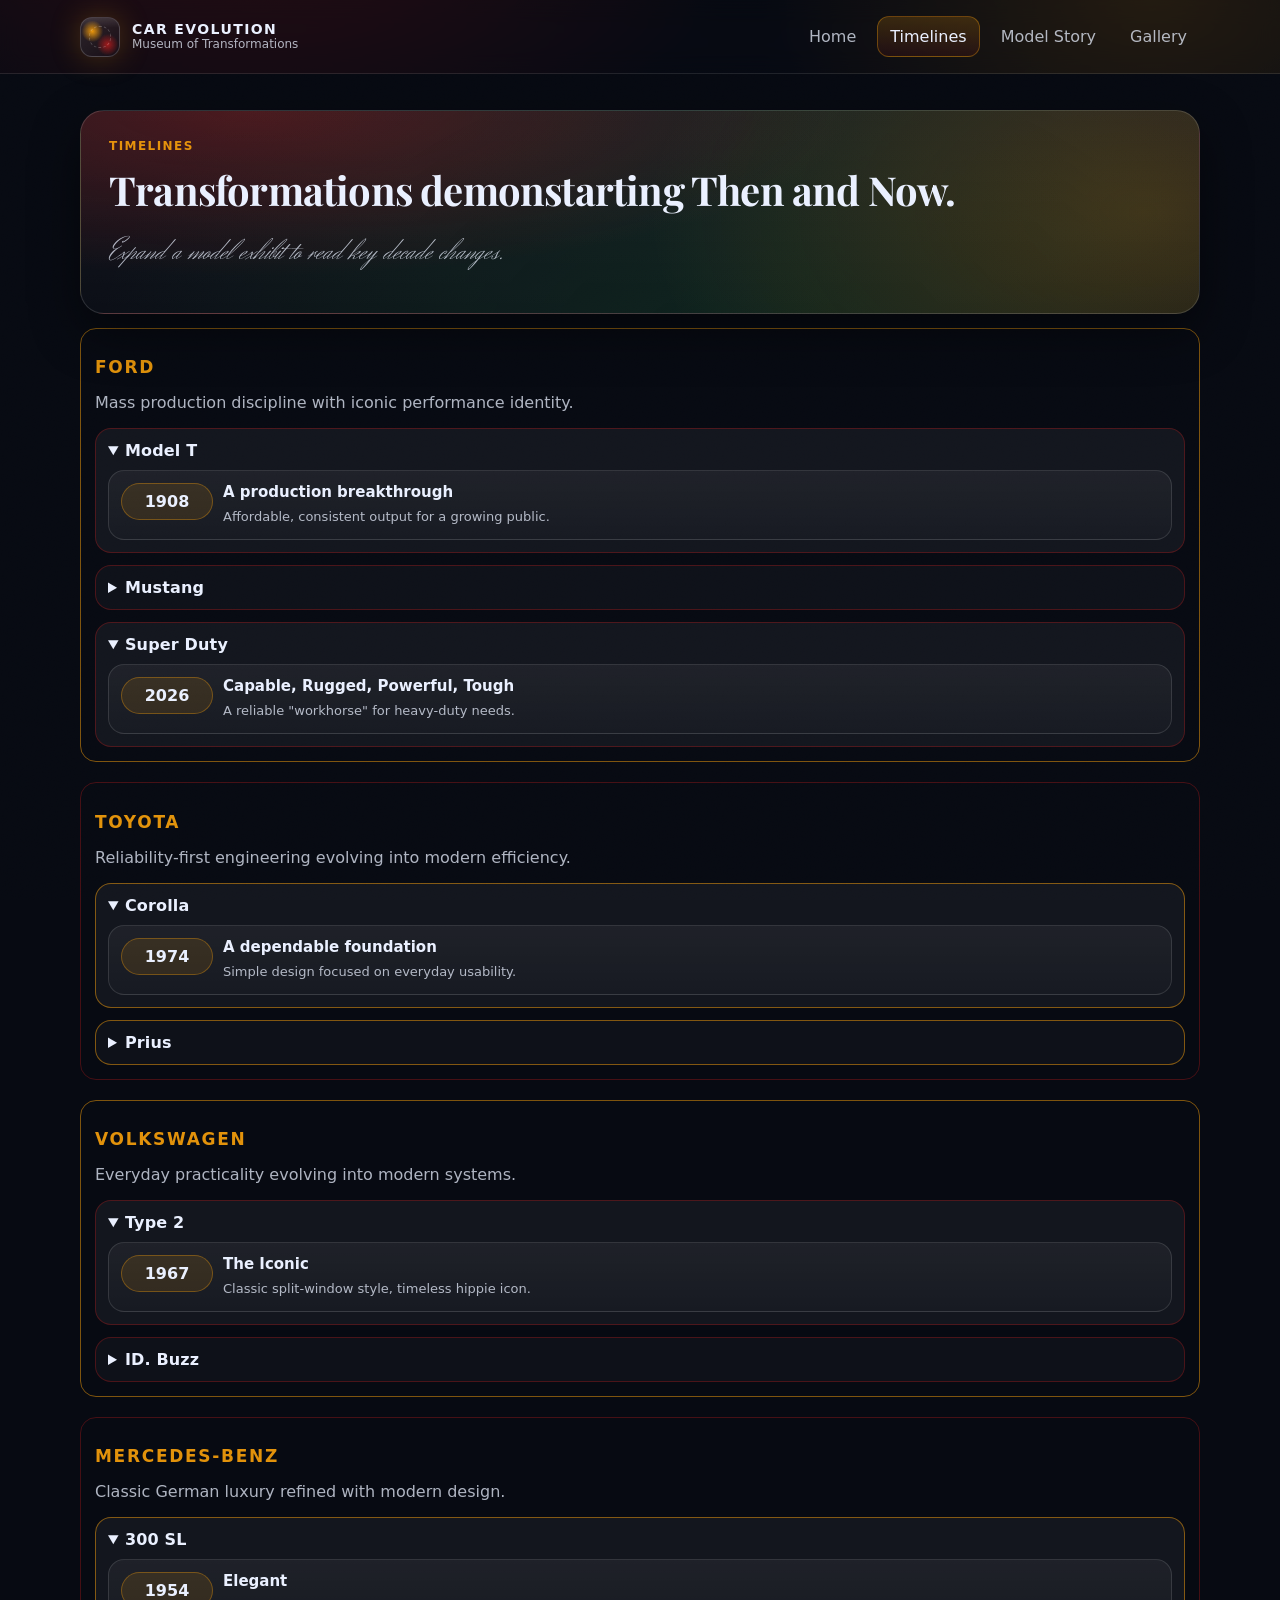
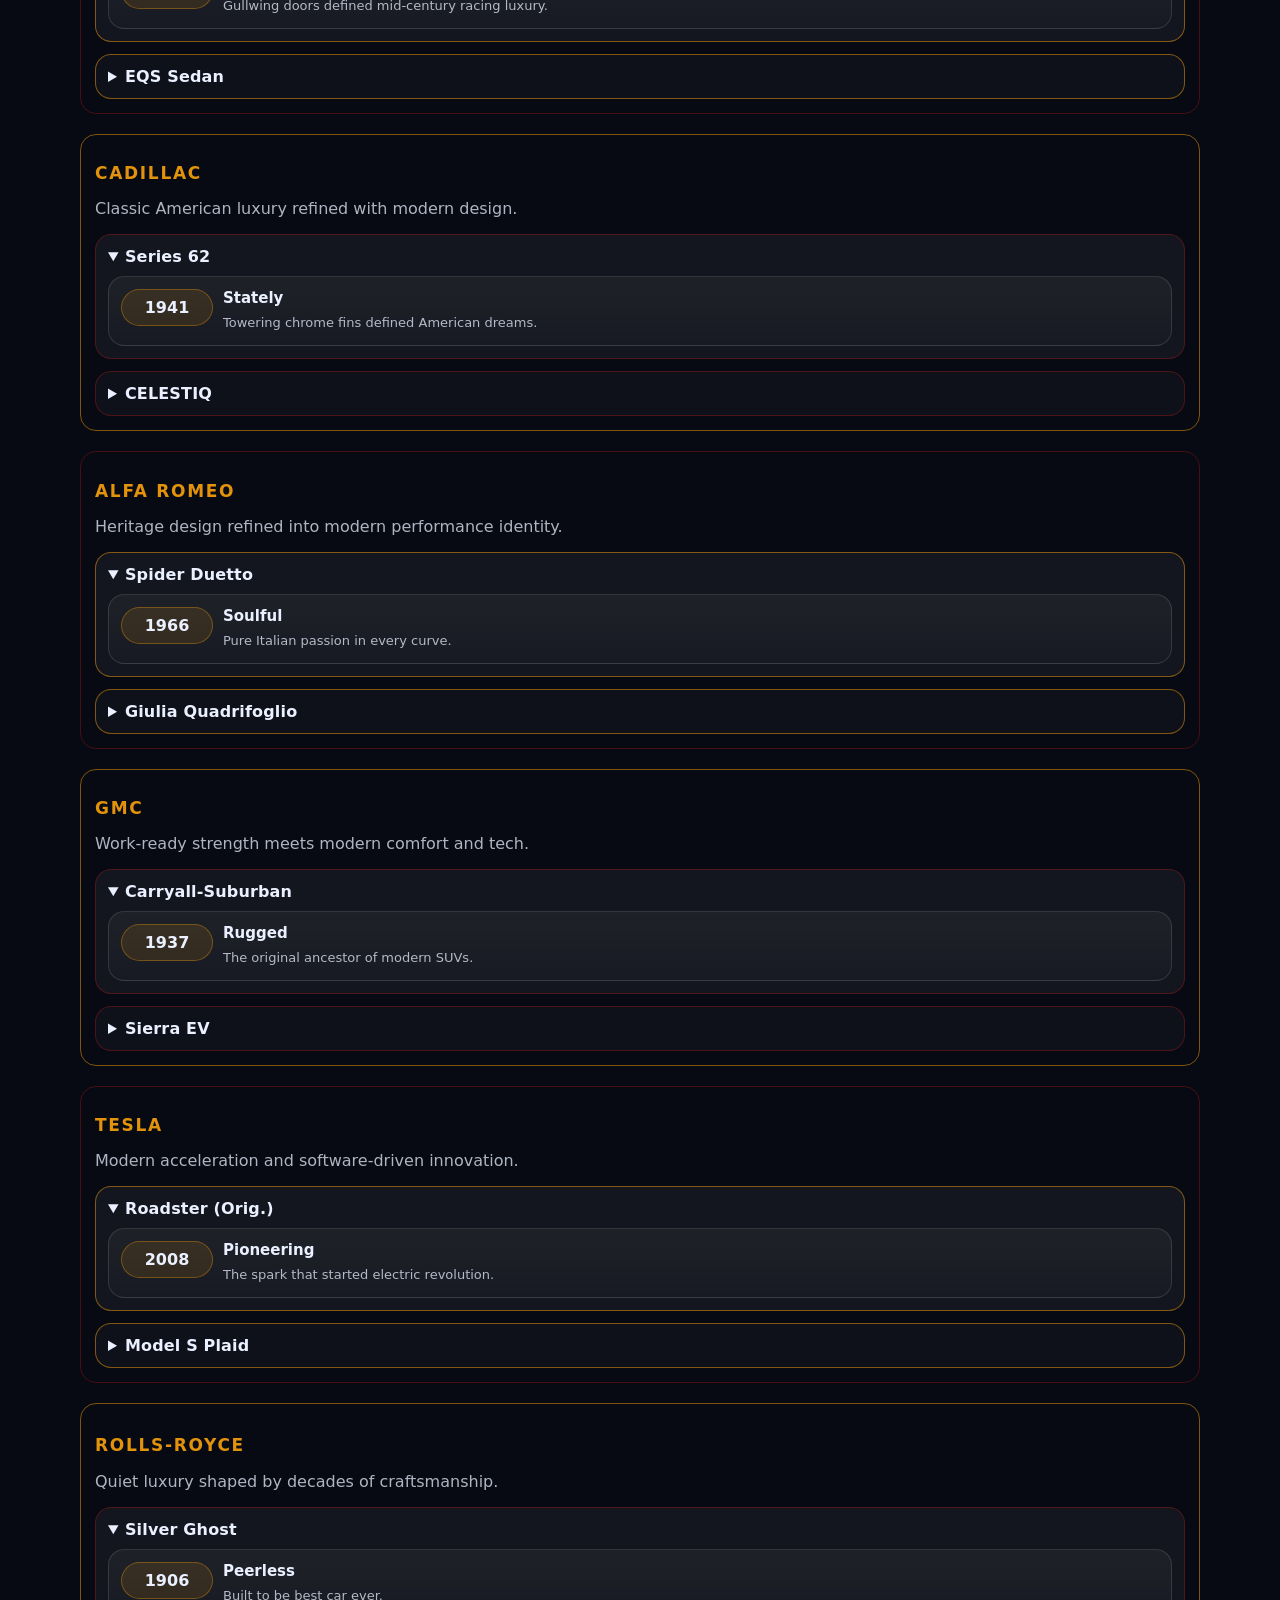
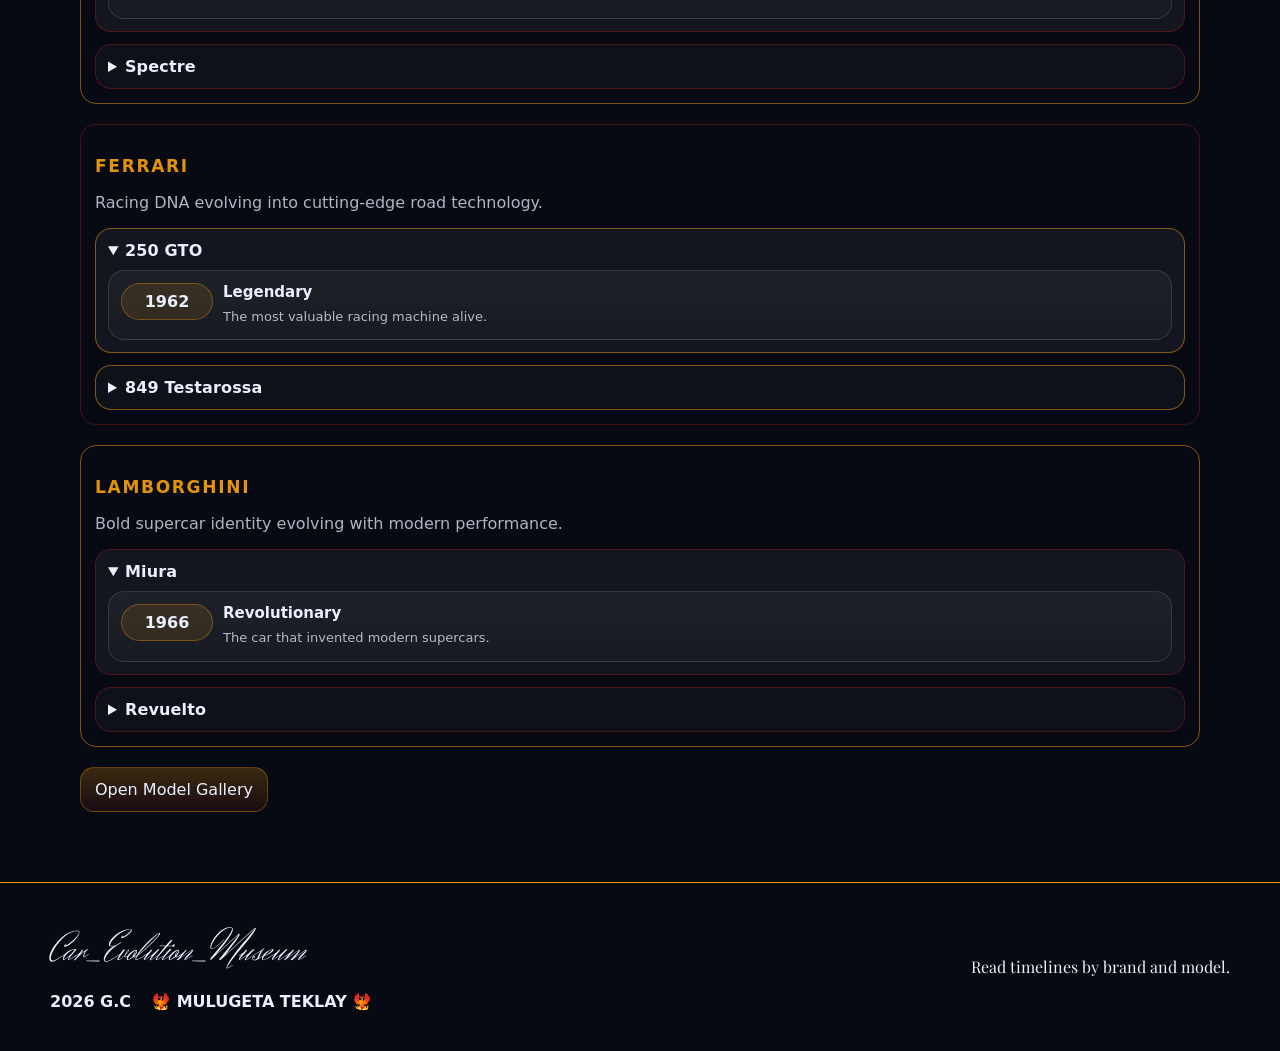
<file: timeline.html>
<!doctype html>
<html lang="en">
  <head>
    <meta charset="UTF-8" />
    <meta name="viewport" content="width=device-width, initial-scale=1.0" />
    <title>Car_Evolution_Museum | Timeline</title>
    <link rel="preconnect" href="https://fonts.googleapis.com" />
    <link rel="preconnect" href="https://fonts.gstatic.com" crossorigin />
    <link
      href="https://fonts.googleapis.com/css2?family=Herr+Von+Muellerhoff&family=Inter:ital,opsz,wght@0,14..32,100..900;1,14..32,100..900&family=Playfair+Display:ital,wght@0,400..900;1,400..900&display=swap"
      rel="stylesheet"
    />
    <link rel="stylesheet" href="./styles.css" />
  </head>
  <body data-page="timeline">
    <div class="topbar">
      <div class="container">
        <div class="nav">
          <div class="brandMark">
            <div class="logo"></div>
            <div class="brandText">
              <strong>car evolution</strong>
              <span>Museum of Transformations</span>
            </div>
          </div>
          <div class="navLinks">
            <a href="./index.html" data-page="index.html" class="navLink"
              >Home</a
            >
            <a href="./timeline.html" data-page="timeline.html" class="navLink"
              >Timelines</a
            >
            <a href="./model.html" data-page="model.html" class="navLink"
              >Model Story</a
            >
            <a href="./gallery.html" data-page="gallery.html" class="navLink"
              >Gallery</a
            >
          </div>
        </div>
      </div>
    </div>

    <main>
      <div class="container">
        <div class="hero fadeIn">
          <div class="heroInner">
            <div>
              <div class="kicker">Timelines</div>
              <h1 class="playfair-display" style="margin-bottom: 8px">
                Transformations demonstarting Then and Now.
              </h1>
              <p class="herr-von-muellerhoff-regular">
                Expand a model exhibit to read key decade changes.
              </p>
            </div>
          </div>
        </div>

        <section style="margin-top: 14px">
          <div class="card4">
            <h2 class="kicker1">Ford</h2>
            <p class="muted">
              Mass production discipline with iconic performance identity.
            </p>
            <details open class="detail">
              <summary>Model T</summary>
              <div class="timeline">
                <div class="step">
                  <div>
                    <div class="year">1908</div>
                  </div>
                  <div>
                    <h3>A production breakthrough</h3>
                    <p>Affordable, consistent output for a growing public.</p>
                  </div>
                </div>
              </div>
            </details>

            <details class="detail">
              <summary>Mustang</summary>
              <div class="timeline">
                <div class="step">
                  <div>
                    <div class="year">1964</div>
                  </div>
                  <div>
                    <h3>Pop-culture performance</h3>
                    <p>A new icon tied driving excitement to identity.</p>
                  </div>
                </div>
              </div>
            </details>

            <details open class="detail">
              <summary>Super Duty</summary>
              <div class="timeline">
                <div class="step">
                  <div>
                    <div class="year">2026</div>
                  </div>
                  <div>
                    <h3>Capable, Rugged, Powerful, Tough</h3>
                    <p>A reliable "workhorse" for heavy-duty needs.</p>
                  </div>
                </div>
              </div>
            </details>
          </div>
        </section>

        <section style="margin-top: 20px">
          <div class="card3">
            <h2 class="kicker1">Toyota</h2>
            <p class="muted">
              Reliability-first engineering evolving into modern efficiency.
            </p>
            <details open>
              <summary>Corolla</summary>
              <div class="timeline">
                <div class="step">
                  <div>
                    <div class="year">1974</div>
                  </div>
                  <div>
                    <h3>A dependable foundation</h3>
                    <p>Simple design focused on everyday usability.</p>
                  </div>
                </div>
              </div>
            </details>

            <details>
              <summary>Prius</summary>
              <div class="timeline">
                <div class="step">
                  <div>
                    <div class="year">2026</div>
                  </div>
                  <div>
                    <h3>Modern mobility platform</h3>
                    <p>
                      Hybrid design matures into a safety-forward daily driver.
                    </p>
                  </div>
                </div>
              </div>
            </details>
          </div>
        </section>

        <section style="margin-top: 20px">
          <div class="card4">
            <h2 class="kicker1">Volkswagen</h2>
            <p class="muted">
              Everyday practicality evolving into modern systems.
            </p>
            <details open class="detail">
              <summary>Type 2</summary>
              <div class="timeline">
                <div class="step">
                  <div>
                    <div class="year">1967</div>
                  </div>
                  <div>
                    <h3>The Iconic</h3>
                    <p>Classic split-window style, timeless hippie icon.</p>
                  </div>
                </div>
              </div>
            </details>

            <details class="detail">
              <summary>ID. Buzz</summary>
              <div class="timeline">
                <div class="step">
                  <div>
                    <div class="year">2024</div>
                  </div>
                  <div>
                    <h3>Electric</h3>
                    <p>Retro charm meets modern electric power.</p>
                  </div>
                </div>
              </div>
            </details>
          </div>
        </section>

        <section style="margin-top: 20px">
          <div class="card3">
            <h2 class="kicker1">Mercedes-Benz</h2>
            <p class="muted">
              Classic German luxury refined with modern design.
            </p>
            <details open>
              <summary>300 SL</summary>
              <div class="timeline">
                <div class="step">
                  <div>
                    <div class="year">1954</div>
                  </div>
                  <div>
                    <h3>Elegant</h3>
                    <p>Gullwing doors defined mid-century racing luxury.</p>
                  </div>
                </div>
              </div>
            </details>

            <details>
              <summary>EQS Sedan</summary>
              <div class="timeline">
                <div class="step">
                  <div>
                    <div class="year">2026</div>
                  </div>
                  <div>
                    <h3>Futuristic</h3>
                    <p>A digital sanctuary built for tomorrow.</p>
                  </div>
                </div>
              </div>
            </details>
          </div>
        </section>

        <section style="margin-top: 20px">
          <div class="card4">
            <h2 class="kicker1">Cadillac</h2>
            <p class="muted">
              Classic American luxury refined with modern design.
            </p>
            <details open class="detail">
              <summary>Series 62</summary>
              <div class="timeline">
                <div class="step">
                  <div>
                    <div class="year">1941</div>
                  </div>
                  <div>
                    <h3>Stately</h3>
                    <p>Towering chrome fins defined American dreams.</p>
                  </div>
                </div>
              </div>
            </details>

            <details class="detail">
              <summary>CELESTIQ</summary>
              <div class="timeline">
                <div class="step">
                  <div>
                    <div class="year">2024</div>
                  </div>
                  <div>
                    <h3>Exquisite</h3>
                    <p>Hand-crafted luxury for the electric era.</p>
                  </div>
                </div>
              </div>
            </details>
          </div>
        </section>

        <section style="margin-top: 20px">
          <div class="card3">
            <h2 class="kicker1">Alfa Romeo</h2>
            <p class="muted">
              Heritage design refined into modern performance identity.
            </p>
            <details open>
              <summary>Spider Duetto</summary>
              <div class="timeline">
                <div class="step">
                  <div>
                    <div class="year">1966</div>
                  </div>
                  <div>
                    <h3>Soulful</h3>
                    <p>Pure Italian passion in every curve.</p>
                  </div>
                </div>
              </div>
            </details>

            <details>
              <summary>Giulia Quadrifoglio</summary>
              <div class="timeline">
                <div class="step">
                  <div>
                    <div class="year">2026</div>
                  </div>
                  <div>
                    <h3>Vibrant</h3>
                    <p>Racing DNA inside a beautiful sedan.</p>
                  </div>
                </div>
              </div>
            </details>
          </div>
        </section>

        <section style="margin-top: 20px">
          <div class="card4">
            <h2 class="kicker1">GMC</h2>
            <p class="muted">
              Work-ready strength meets modern comfort and tech.
            </p>
            <details open class="detail">
              <summary>Carryall-Suburban</summary>
              <div class="timeline">
                <div class="step">
                  <div>
                    <div class="year">1937</div>
                  </div>
                  <div>
                    <h3>Rugged</h3>
                    <p>The original ancestor of modern SUVs.</p>
                  </div>
                </div>
              </div>
            </details>

            <details class="detail">
              <summary>Sierra EV</summary>
              <div class="timeline">
                <div class="step">
                  <div>
                    <div class="year">2026</div>
                  </div>
                  <div>
                    <h3>Versatile</h3>
                    <p>Silent power in a giant frame.</p>
                  </div>
                </div>
              </div>
            </details>
          </div>
        </section>

        <section style="margin-top: 20px">
          <div class="card3">
            <h2 class="kicker1">Tesla</h2>
            <p class="muted">
              Modern acceleration and software-driven innovation.
            </p>
            <details open>
              <summary>Roadster (Orig.)</summary>
              <div class="timeline">
                <div class="step">
                  <div>
                    <div class="year">2008</div>
                  </div>
                  <div>
                    <h3>Pioneering</h3>
                    <p>The spark that started electric revolution.</p>
                  </div>
                </div>
              </div>
            </details>

            <details>
              <summary>Model S Plaid</summary>
              <div class="timeline">
                <div class="step">
                  <div>
                    <div class="year">2026</div>
                  </div>
                  <div>
                    <h3>Relentless</h3>
                    <p>Unmatched speed from a family sedan.</p>
                  </div>
                </div>
              </div>
            </details>
          </div>
        </section>

        <section style="margin-top: 20px">
          <div class="card4">
            <h3 class="kicker1">Rolls-Royce</h3>
            <p class="muted">
              Quiet luxury shaped by decades of craftsmanship.
            </p>
            <details open class="detail">
              <summary>Silver Ghost</summary>
              <div class="timeline">
                <div class="step">
                  <div>
                    <div class="year">1906</div>
                  </div>
                  <div>
                    <h3>Peerless</h3>
                    <p>Built to be best car ever.</p>
                  </div>
                </div>
              </div>
            </details>

            <details class="detail">
              <summary>Spectre</summary>
              <div class="timeline">
                <div class="step">
                  <div>
                    <div class="year">2026</div>
                  </div>
                  <div>
                    <h3>Stellar</h3>
                    <p>Electric power meets ultimate quiet luxury.</p>
                  </div>
                </div>
              </div>
            </details>
          </div>
        </section>

        <section style="margin-top: 20px">
          <div class="card3">
            <h3 class="kicker1">Ferrari</h3>
            <p class="muted">
              Racing DNA evolving into cutting-edge road technology.
            </p>
            <details open>
              <summary>250 GTO</summary>
              <div class="timeline">
                <div class="step">
                  <div>
                    <div class="year">1962</div>
                  </div>
                  <div>
                    <h3>Legendary</h3>
                    <p>The most valuable racing machine alive.</p>
                  </div>
                </div>
              </div>
            </details>

            <details>
              <summary>849 Testarossa</summary>
              <div class="timeline">
                <div class="step">
                  <div>
                    <div class="year">2026</div>
                  </div>
                  <div>
                    <h3>Supreme</h3>
                    <p>1036hp hybrid redefines the iconic redhead.</p>
                  </div>
                </div>
              </div>
            </details>
          </div>
        </section>

        <section style="margin-top: 20px">
          <div class="card4">
            <h3 class="kicker1">Lamborghini</h3>
            <p class="muted">
              Bold supercar identity evolving with modern performance.
            </p>
            <details open class="detail">
              <summary>Miura</summary>
              <div class="timeline">
                <div class="step">
                  <div>
                    <div class="year">1966</div>
                  </div>
                  <div>
                    <h3>Revolutionary</h3>
                    <p>The car that invented modern supercars.</p>
                  </div>
                </div>
              </div>
            </details>

            <details class="detail">
              <summary>Revuelto</summary>
              <div class="timeline">
                <div class="step">
                  <div>
                    <div class="year">2026</div>
                  </div>
                  <div>
                    <h3>Electrifying</h3>
                    <p>V12 fury meets high-tech hybrid speed.</p>
                  </div>
                </div>
              </div>
            </details>
          </div>
        </section>

        <section style="margin-top: 20px">
          <a class="btn primary" href="./model.html">Open Model Gallery</a>
        </section>
      </div>
    </main>

    <footer>
      <div class="footer">
        <div class="footer-left-block">
          <h2 class="herr-von-muellerhoff-regular footer-title">
            Car_Evolution_Museum
          </h2>
          <p class="footer-credits">
            <span>2026 G.C</span>
            <span class="author-tag">🐦‍🔥 MULUGETA TEKLAY 🐦‍🔥</span>
          </p>
        </div>

        <div class="playfair-display footer-tagline">
          Read timelines by brand and model.
        </div>
      </div>
    </footer>
  </body>
</html>
</file>
<file: styles.css>
:root {
  --bg0: #070a12;
  --bg1: #0b1220;
  --panel: rgba(255, 255, 255, 0.06);
  --panel2: rgba(255, 255, 255, 0.09);
  --stroke: rgba(255, 255, 255, 0.14);
  --stroke2: rgba(255, 255, 255, 0.22);
  --text: #eaf0ff;
  --muted: rgba(234, 240, 255, 0.74);
  --muted2: rgba(234, 240, 255, 0.56);
  --brand: #b91c1c;
  --brand2: #f59e0b;
  --accent: #22c55e;
  --shadow: 0 18px 50px rgba(0, 0, 0, 0.45);
  --shadow2: 0 10px 30px rgba(0, 0, 0, 0.35);
  --radius: 18px;
  --radius2: 24px;
  --ring: 0 0 0 4px rgba(245, 158, 11, 0.22);
  --max: 1120px;
}

* {
  box-sizing: border-box;
}

html {
  height: 100%;
}

body {
  min-height: 100vh;
  margin: 0;
  font-family:
    ui-sans-serif,
    system-ui,
    -apple-system,
    Segoe UI,
    Roboto,
    Arial,
    "Noto Sans",
    "Helvetica Neue",
    sans-serif;
  color: var(--text);
  background-color: var(--bg1);
  background:
    radial-gradient(
      900px 500px at 20% -10%,
      rgba(185, 28, 28, 0.35),
      transparent 55%
    ),
    radial-gradient(
      700px 420px at 90% 0%,
      rgba(245, 158, 11, 0.22),
      transparent 55%
    ),
    linear-gradient(180deg, var(--bg0), var(--bg1));
  overflow-x: hidden;
}

body:before {
  content: "";
  position: fixed;
  inset: 0;
  pointer-events: none;
  background-image: url("data:image/svg+xml,%3Csvg xmlns='http://www.w3.org/2000/svg' width='120' height='120'%3E%3Cfilter id='n'%3E%3CfeTurbulence type='fractalNoise' baseFrequency='.8' numOctaves='3' stitchTiles='stitch'/%3E%3C/filter%3E%3Crect width='120' height='120' filter='url(%23n)' opacity='.22'/%3E%3C/svg%3E");
  mix-blend-mode: overlay;
  opacity: 0.18;
}

.inter {
  font-family: "Inter", sans-serif;
  font-optical-sizing: auto;
  font-weight: 400;
  font-style: normal;
}

.playfair-display {
  font-family: "Playfair Display", serif;
  font-optical-sizing: auto;
  font-weight: 400;
  font-style: normal;
}

.herr-von-muellerhoff-regular {
  font-family: "Herr Von Muellerhoff", cursive;
  font-weight: 400;
  font-style: normal;
}

a {
  color: inherit;
  text-decoration: none;
}

img {
  max-width: 100%;
  display: block;
}

.topbar {
  position: sticky;
  top: 0;
  z-index: 40;
  backdrop-filter: blur(12px);
  background: rgba(7, 10, 18, 0.45);
  border-bottom: 1px solid rgba(255, 255, 255, 0.1);
}

.container {
  width: min(var(--max), calc(100% - 40px));
  margin: 0 auto;
}

.nav {
  display: flex;
  justify-content: space-between;
  align-items: center;
  gap: 16px;
  padding: 16px 0;
}

.brandMark {
  display: flex;
  align-items: center;
  gap: 12px;
}

.logo {
  width: 40px;
  height: 40px;
  border-radius: 12px;
  position: relative;
  overflow: hidden;
  background:
    radial-gradient(
      18px 18px at 30% 35%,
      rgba(245, 158, 11, 0.95),
      transparent 60%
    ),
    radial-gradient(
      18px 18px at 70% 70%,
      rgba(185, 28, 28, 0.85),
      transparent 60%
    ),
    linear-gradient(135deg, rgba(255, 255, 255, 0.1), rgba(255, 255, 255, 0.02));
  border: 1px solid rgba(255, 255, 255, 0.18);
  box-shadow: 0 0 30px rgba(245, 158, 11, 0.25);
}

.logo:before {
  content: "";
  position: absolute;
  inset: 0;
  background: linear-gradient(
    180deg,
    transparent,
    rgba(255, 255, 255, 0.3),
    transparent
  );
  pointer-events: none;
  transform: translateY(-75%);
  animation: scan 5s ease-in-out infinite;
  opacity: 0.7;
}

.logo:after {
  content: "";
  position: absolute;
  inset: 8px;
  border-radius: 10px;
  border: 1px dashed rgba(255, 255, 255, 0.26);
  opacity: 0.9;
}
@keyframes scan {
  0%,
  100% {
    transform: translateY(-75%);
    opacity: 0.15;
  }
  50% {
    transform: translateY(75%);
    opacity: 0.7;
  }
}

.brandText {
  display: flex;
  flex-direction: column;
  line-height: 1.1;
}

.brandText strong {
  font-size: 14px;
  letter-spacing: 0.1em;
  text-transform: uppercase;
}

.brandText span {
  font-size: 12px;
  color: var(--muted);
}

.navLinks {
  display: flex;
  gap: 8px;
  flex-wrap: wrap;
  justify-content: flex-end;
}

.navLink {
  padding: 10px 12px;
  border-radius: 12px;
  border: 1px solid transparent;
  color: var(--muted);
  transition:
    transform 0.12s ease,
    border-color 0.12s ease,
    background 0.12s ease,
    color 0.12s ease;
}

.navLink:hover {
  transform: translateY(-1px);
  border-color: rgba(255, 255, 255, 0.18);
  background: rgba(255, 255, 255, 0.06);
  color: var(--text);
}

body[data-page="home"] .navLink[data-page="index.html"],
body[data-page="timeline"] .navLink[data-page="timeline.html"],
body[data-page="model"] .navLink[data-page="model.html"],
body[data-page="gallery"] .navLink[data-page="gallery.html"] {
  border-color: rgba(245, 158, 11, 0.35);
  background: linear-gradient(
    180deg,
    rgba(245, 158, 11, 0.18),
    rgba(185, 28, 28, 0.1)
  );
  color: var(--text);
}

main {
  padding: 26px 0 70px;
  background-color: #070a12 !important;
}

.hero {
  margin-top: 10px;
  border-radius: var(--radius2);
  border: 1px solid rgba(255, 255, 255, 0.14);
  background:
    radial-gradient(
      1100px 300px at 15% 0%,
      rgba(185, 28, 28, 0.32),
      transparent 55%
    ),
    radial-gradient(
      900px 560px at 95% 50%,
      rgba(245, 158, 11, 0.2),
      transparent 55%
    ),
    radial-gradient(
      1100px 700px at 60% 120%,
      rgba(34, 197, 94, 0.12),
      transparent 60%
    ),
    linear-gradient(
      180deg,
      rgba(255, 255, 255, 0.06),
      rgba(255, 255, 255, 0.02)
    );
  box-shadow: var(--shadow);
  overflow: hidden;
  position: relative;
}

.fadeIn {
  animation: fadeIn 1.6s ease both;
}
@keyframes fadeIn {
  from {
    opacity: 0;
    transform: translateY(20px);
  }
  to {
    opacity: 1;
    transform: translateY(0);
  }
}

.heroInner {
  padding: 28px;
}

.kicker {
  color: rgba(245, 158, 11, 0.92);
  font-weight: 700;
  letter-spacing: 0.12em;
  text-transform: uppercase;
  font-size: 12px;
}

.kicker1 {
  color: rgba(245, 158, 11, 0.92);
  font-weight: 800;
  letter-spacing: 0.1em;
  text-transform: uppercase;
  font-size: 17px;
}

.hero p {
  margin: 20px 0 16px;
  color: var(--muted);
  line-height: 1.1;
  max-width: 62ch;
  font-size: 30px;
}

.hero h1 {
  margin: 10px 0 20px;
  font-size: 40px;
  letter-spacing: -0.02em;
  font-weight: 700;
}
@media (max-width: 520px) {
  .hero h1 {
    font-size: 32px;
  }
}

.card {
  border-radius: 16px;
  border: 1px solid rgba(255, 255, 255, 0.12);
  background: rgba(255, 255, 255, 0.04);
  padding: 14px;
}

.card1 {
  border-radius: 16px;
  border: 1px solid rgba(185, 28, 28, 0.35);
  /* background: rgba(255, 255, 255, 0.04); */
  padding: 14px;
}

.card2 {
  border-radius: 16px;
  border: 1px solid rgba(245, 158, 11, 0.7);
  /* background: rgba(255, 255, 255, 0.04); */
  background: rgba(0, 0, 0, 0.1);
  padding: 14px;
}

.card3 {
  border-radius: 16px;
  border: 1px solid rgba(185, 28, 28, 0.35);
  /* background: rgba(255, 255, 255, 0.04); */
  padding: 14px;
}

.card4 {
  border-radius: 16px;
  border: 1px solid rgba(245, 158, 11, 0.5);
  /* background: rgba(255, 255, 255, 0.04); */
  padding: 14px;
}

.card1 h2 {
  margin: 0 0 6px;
  font-size: 30px;
}

h2 strong {
  font-size: 18px;
}

.muted {
  color: var(--muted);
}

.grid {
  display: grid;
  grid-template-columns: 1fr 1fr;
  gap: 14px;
}
@media (max-width: 900px) {
  grid {
    grid-template-columns: 1fr;
  }
}

.btn {
  display: inline-flex;
  align-items: center;
  justify-content: center;
  padding: 12px 14px;
  border-radius: 14px;
  border: 1px solid rgba(255, 255, 255, 0.16);
  /* background: rgba(255, 255, 255, 0.04); */
  transition: transform 0.1s ease;
}

.btn:hover {
  transform: translateY(-2px);
}

.btn.primary {
  border: 1px solid rgba(245, 158, 11, 0.32);
  background: linear-gradient(
    180deg,
    rgba(245, 158, 11, 0.22),
    rgba(185, 28, 28, 0.1)
  );
}

.btn.primary:hover {
  border: 1px solid rgba(245, 158, 11, 1);
}

.tick {
  display: flex;
  align-items: center;
  gap: 10px;
  color: var(--muted);
  font-size: 13px;
}

.dot {
  width: 10px;
  height: 10px;
  border-radius: 10px;
  background: rgba(245, 158, 11, 0.7);
  box-shadow: 0 0 0 5px rgba(245, 158, 11, 0.12);
}

.dot1 {
  width: 20px;
  height: 10px;
  border-radius: 10px;
  background: rgba(245, 158, 11, 0.7);
  box-shadow: 0 0 0 5px rgba(245, 158, 11, 0.12);
}

.card1 img {
  width: 77%;
  height: 220px;
  object-fit: cover;
  object-position: center;

  border-radius: 12px;
  margin: 15px 0;

  border-top: 1px solid rgba(245, 158, 11, 0.5);
  border-right: 1px solid rgba(245, 158, 11, 0.5);

  transition:
    transform 0.12s ease,
    border-top 0.12s ease,
    border-right 0.12s ease;
}

.card1 img:hover {
  transform: translateY(-7px);
  border-top: 2px solid rgba(245, 158, 11, 1);
  border-right: 2px solid rgba(245, 158, 11, 1);
}

details {
  border-radius: 16px;
  border: 1px solid rgba(245, 158, 11, 0.5);
  background: rgba(255, 255, 255, 0.03);
  padding: 12px;
  margin-top: 12px;
}

.detail {
  border-radius: 16px;
  border: 1px solid rgba(185, 28, 28, 0.35);
  background: rgba(255, 255, 255, 0.03);
  padding: 12px;
  margin-top: 12px;
}

details[open] {
  background: rgba(255, 255, 255, 0.05);
}

summary {
  cursor: pointer;
  font-weight: 900;
  letter-spacing: 0.01em;
}

.timeline {
  margin-top: 10px;
  display: grid;
  gap: 10px;
}

.step {
  display: grid;
  grid-template-columns: 92px 1fr;
  gap: 10px;
  border-radius: 16px;
  border: 1px solid rgba(255, 255, 255, 0.12);
  background: linear-gradient(
    180deg,
    rgba(255, 255, 255, 0.05),
    rgba(255, 255, 255, 0.02)
  );
  padding: 12px;
}
@media (max-width: 650px) {
  .step {
    grid-template-columns: 1fr;
  }
}

.step h3 {
  margin: 0 0 6px;
  font-size: 15px;
}

.step p {
  margin: 0;
  color: var(--muted);
  line-height: 1.55;
  font-size: 13px;
}

.year {
  padding: 8px 10px;
  border-radius: 999px;
  border: 1px solid rgba(245, 158, 11, 0.34);
  background: rgba(245, 158, 11, 0.12);
  font-weight: 900;
  text-align: center;
}

.pickStack {
  display: grid;
  gap: 14px;
}

.pickBlock {
  border-radius: 16px;
  /* border: 1px solid oklch(100% 0.00011 271.152 / 0.12); */
  background: rgba(255, 255, 255, 0.03);
  padding: 12px;
  transition:
    transform 0.12s ease,
    border-top 0.12s ease,
    border-right 0.12s ease;
}

.pickBlock:hover {
  transform: translateY(-7px);
  border-top: 2px solid rgba(245, 158, 11, 1);
  border-right: 2px solid rgba(245, 158, 11, 1);
}

.pickBlock img {
  transition: transform 0.4s ease;
}

.pickBlock img:hover {
  transform: scale3d(1.05, 1.05, 1.05);
}

.pickRadio {
  position: absolute;
  left: -9999px;
}

.pickLabel {
  display: flex;
  border-radius: 14px;
  /* border: 1px solid rgba(255, 255, 255, 0.12); */
  background: rgba(255, 255, 255, 0.04);
  padding: 10px 12px;
  font-weight: 900;
}

.poster {
  display: none;
  margin-top: 12px;
  border-radius: 18px;
  border: 1px solid rgba(255, 255, 255, 0.12);
  overflow: hidden;
}

.pickRadio:checked ~ .poster {
  display: block;
}

.posterTop {
  display: grid;
  grid-template-rows: 160px 160px 160px;
  grid-template-columns: 110fr 40fr;
  grid-template-areas:
    "big pic1"
    "big pic2"
    "big pic3";
  gap: 2px;
}

.img1 {
  grid-area: big;
  height: 485px;
  width: 820px;
}

.img2 {
  grid-area: pic1;
  height: 160px;
  width: 740px;
}
.img3 {
  grid-area: pic2;
}
.img4 {
  grid-area: pic3;
  height: 160px;
  width: 740px;
}

.posterMeta {
  padding: 15px 15px 17px;
}

.posterMeta strong {
  display: block;
}

.posterMeta span {
  display: block;
  margin-top: 4px;
  color: var(--muted);
  font-size: 12px;
  line-height: 1.4;
}

.footer {
  display: flex;
  justify-content: space-between;
  align-items: center;
  gap: 24px;
  flex-wrap: wrap;
  padding: 40px 0px;
  border-top: 1px solid rgba(245, 158, 11, 1);
  background: #070a12;
}

.footer-left-block {
  display: flex;
  flex-direction: column;
  gap: 12px;
  padding: 0 50px;
}

.footer-title {
  font-size: 40px;
  margin: 0;
}

.footer-credits {
  display: flex;
  gap: 20px;
  margin: 0;
  font-weight: bold;
}

@media (max-width: 768px) {
  .footer {
    flex-direction: column;
    text-align: center;
  }
  .footer-credits {
    justify-content: center;
  }
}

.footer-tagline {
  padding: 0 50px;
}
</file>
